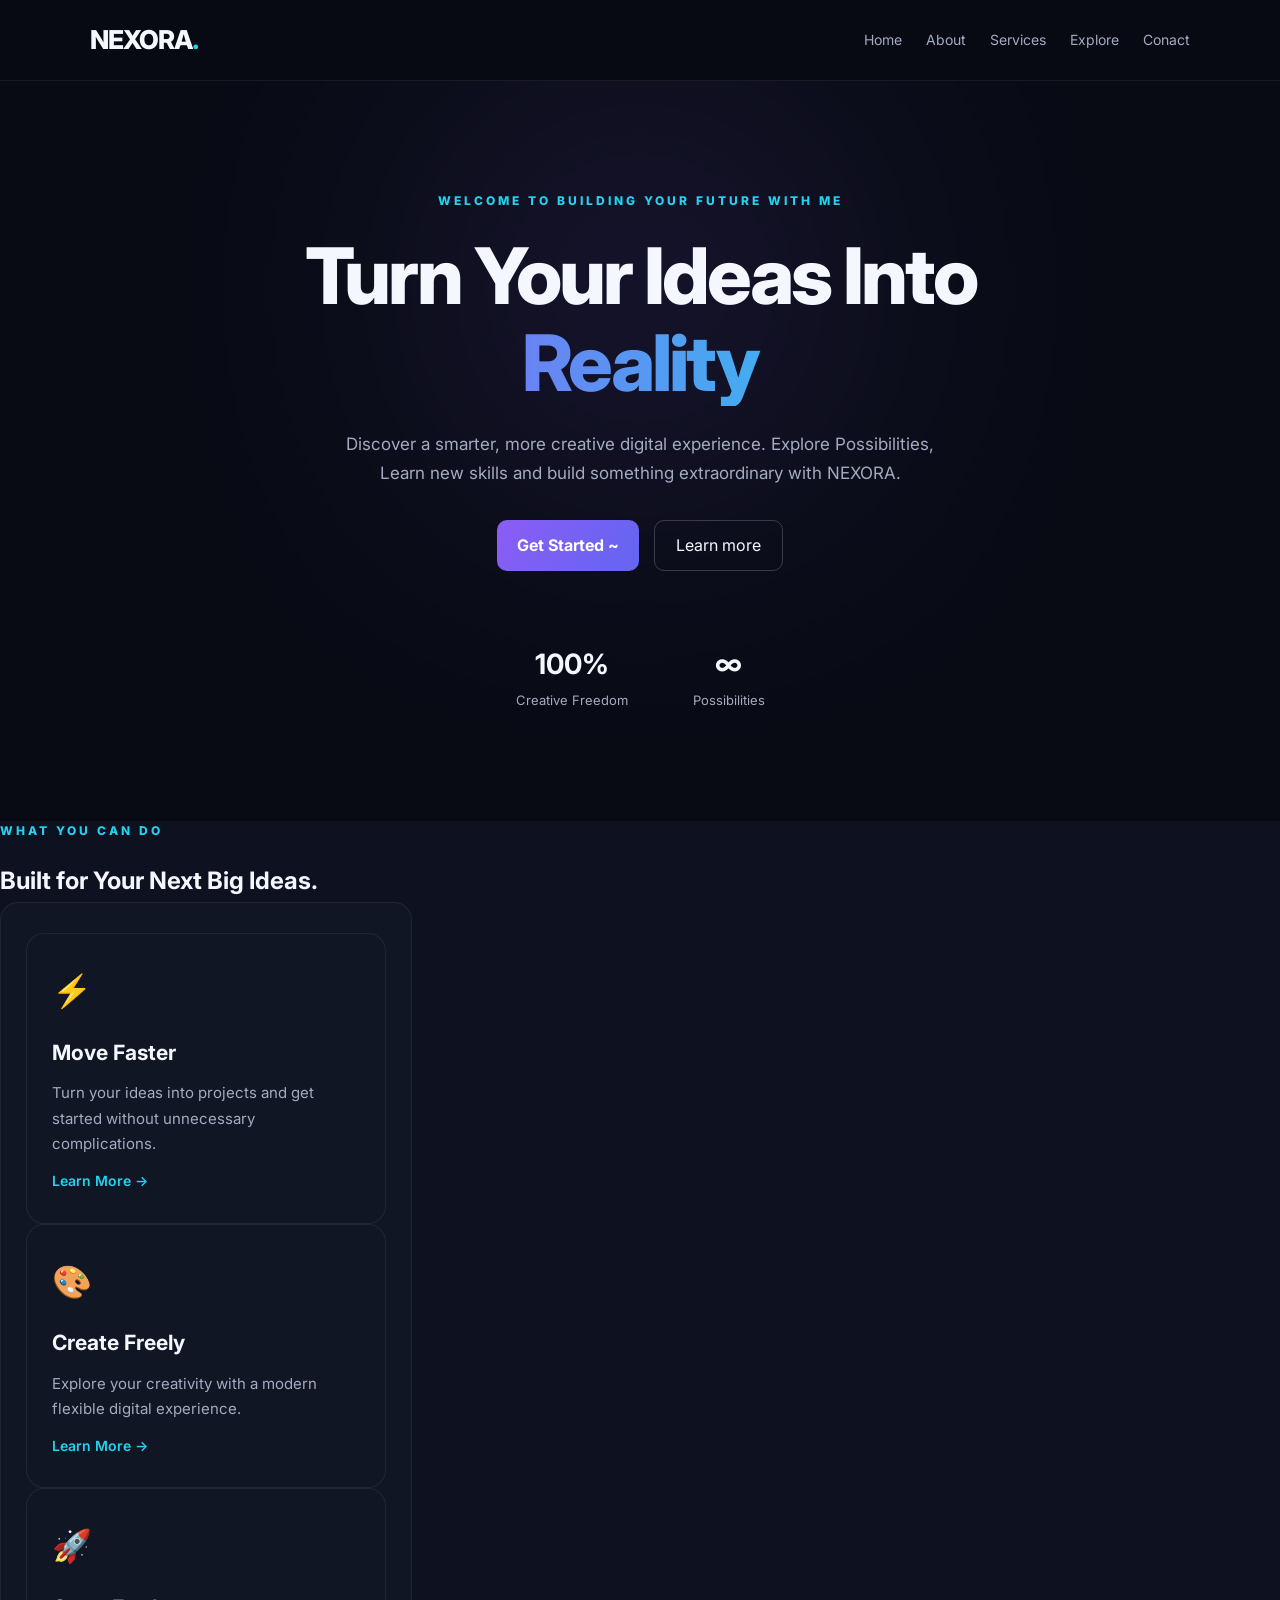
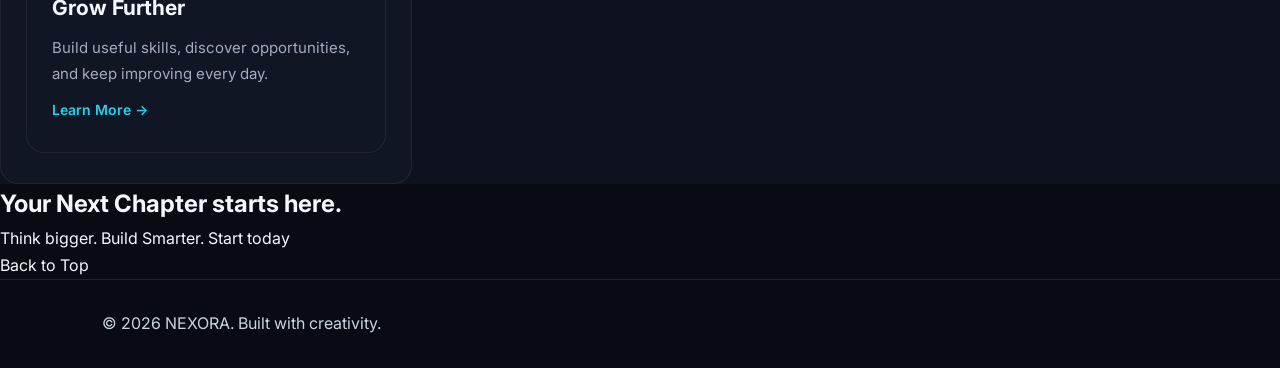
<file: index.html>
<!DOCTYE html>
<html lang="en">
<head>
    <meta charset="UTF-8">
    <meta name="viewport"
content="width=device-width,
initial-scale=1.0">

    <title>Nexora | Build Your Future With me </title>

    <link rel="stylesheet"
href="style.css">
</head>

<body>

     <header class="navbar">
          <a href="#"
class="logo">NEXORA<span>.</
span></a>
 
       <nav class="nav-links">
        <a href="index.html">Home</a>
        <a href="about.html">About</a>
        <a href="services.html">Services</a>
        <a href="explore.html">Explore</a>
        <a href="conatact.html">Conact</a>
    </nav>       
     </header>

     <main>
        <section class="hero"
id="home">

             <div class="glow"></div>

             <p
class="tag">WELCOME TO BUILDING YOUR FUTURE WITH ME 
</p>

                <h1>
                    Turn Your Ideas
Into<span
class="nexora-gradient-text">Reality</span> 
                </h1>

                <p
class="description">
                   Discover a 
smarter, more creative digital experience.
                    Explore Possibilities, Learn new skills and build something extraordinary with NEXORA.
                    </p>

                    <div class="buttons">
                        <a
href="#features"
class="primary-button">
                  Get Started
~
            </a>

            <a href="#about"
class="secondary-button">
                    Learn more
                </a>
            </div>

            <div class="stats">
            <div>
                <h2>100%</h2>
                <p>Creative Freedom</p>
                </div>

                <div>
                    <h2>∞</h2>

<p>Possibilities</p>
                </div>
            </div>

        </section>

        <section class="features"
id="features">
            
             <p class="tag">WHAT 
YOU CAN DO</p>

           <h2>Built for Your Next Big Ideas.</h2>

           <div class="cards">

              <article            
class="card">
                  <article class="card" onclick="window.location.href='move-faster.html'">
    <div class="icon">⚡</div>
    <h3>Move Faster</h3>
    <p>Turn your ideas into projects and get started without unnecessary complications.</p>
    <span class="card-link">Learn More →</span>
</article>

<article class="card" onclick="window.location.href='create-freely.html'">
    <div class="icon">🎨</div>
    <h3>Create Freely</h3>
    <p>Explore your creativity with a modern flexible digital experience.</p>
    <span class="card-link">Learn More →</span>
</article>

<article class="card" onclick="window.location.href='grow-further.html'">
    <div class="icon">🚀</div>
    <h3>Grow Further</h3>
    <p>Build useful skills, discover opportunities, and keep improving every day.</p>
    <span class="card-link">Learn More →</span>
</article>
                     </article>

                    </div>
                </section>

                <section class="about"
id="about">
                <h2>Your Next Chapter starts here.</h2>
                <p>Think bigger. Build Smarter. Start today</p>
                <a href="#top"class="Back to Top">Back to Top</a>
                </section>
            </main>

            <footer>
                <p>© 2026 NEXORA. Built with creativity.</p>
            </footer>

            <script srs="script.js"></script>
        <nav>

     
</body>
</html>
</file>
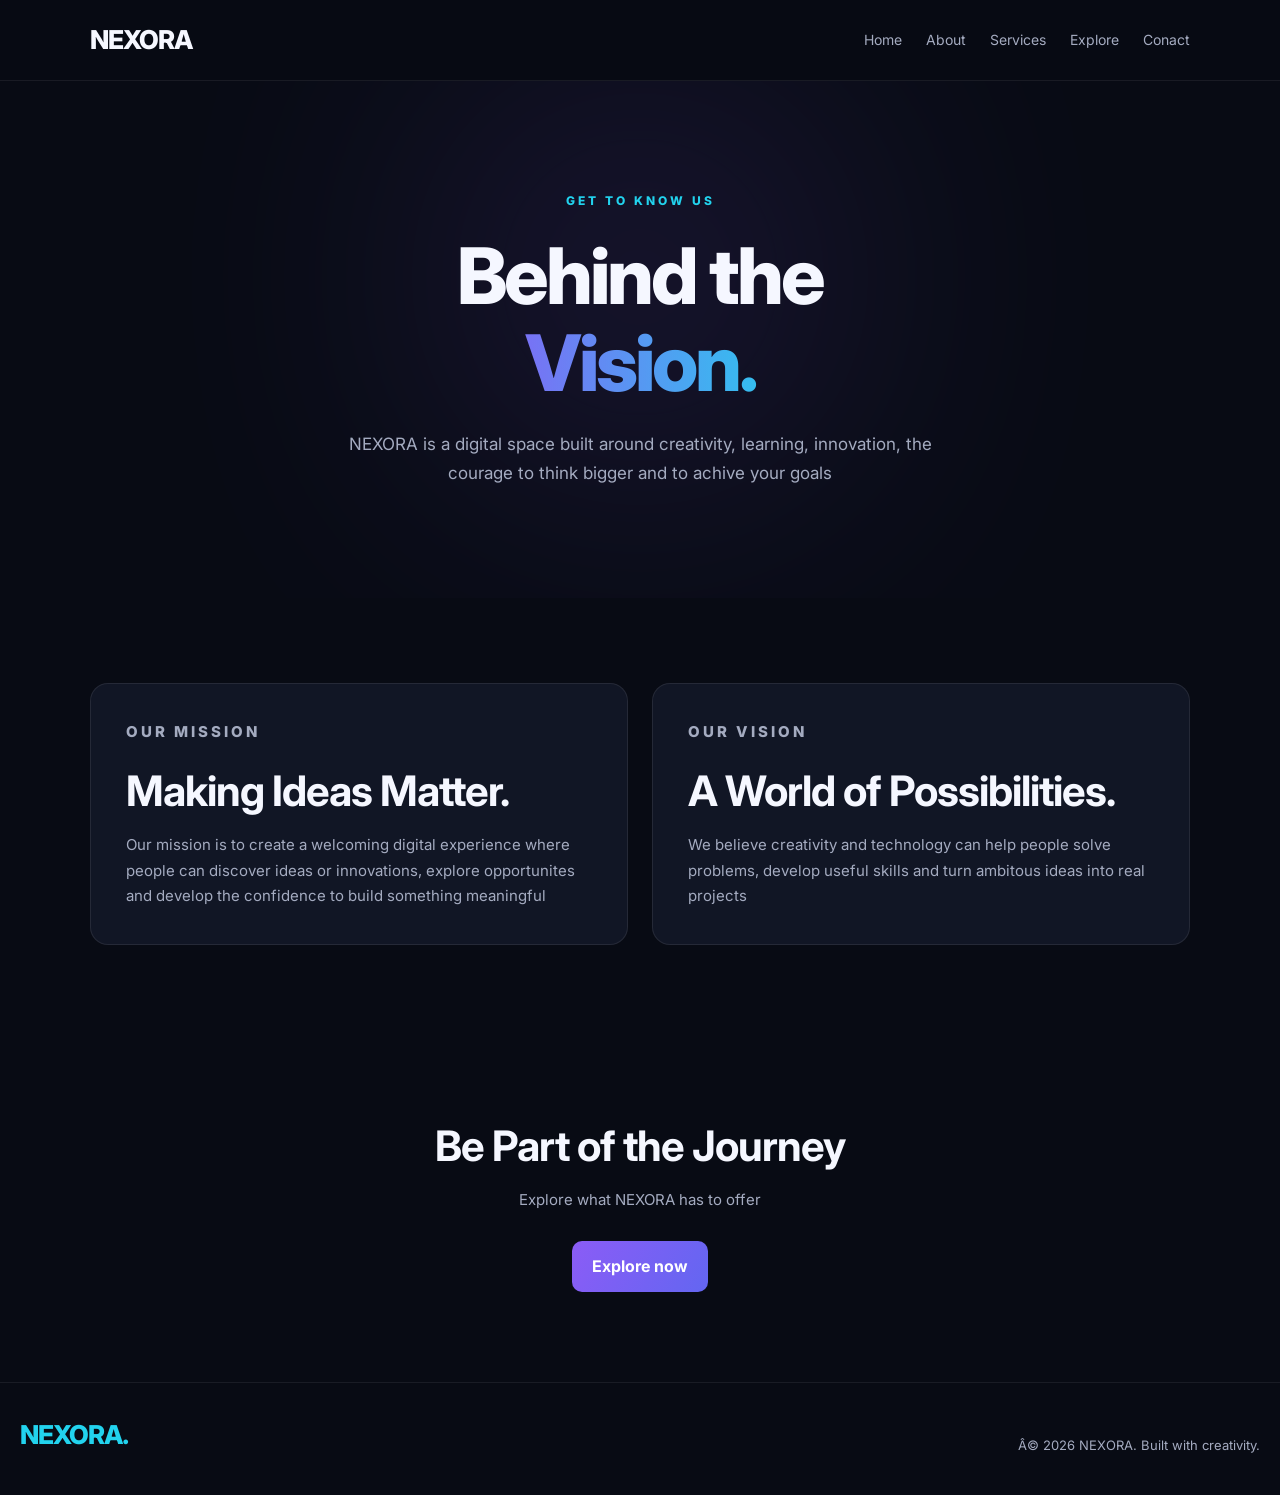
<file: about.html>
<!DOCTYPE html>
<html lang="en">
<head>
    <meta charset="UTF-8>
    <meta name="viewport"
content="width=device-width,
initial-scale=1.0">
     <title>About us | NEXORA</title>
     <link rel="stylesheet"
href="style.css">
     <script src="script.js"
defer></script>
</head>
<body>

<header class="navbar">
    <a href="index.html"
class="logo">NEXORA<span></span></a>

      <nav class="nav-links">
        <a href="index.html">Home</a>
        <a href="about.html">About</a>
        <a href="services.html">Services</a>
        <a href="explore.html">Explore</a>
        <a href="conatact.html">Conact</a>
    </nav>        
    </header>

    <main>
        <section class="page-hero">
            <p class="tag">GET TO KNOW US</p>
            <h1>Behind the<span>Vision.</span></h1>
            <p class="description">
                NEXORA is a digital space built around creativity, learning, innovation, the courage to think bigger and to achive your goals
            </p>
        </section>
        
        <section class="section
         content-section">
             <div
        class="content-panel">
                   <p class="tag">OUR MISSION</p>
                   <h2>Making Ideas Matter.</h2>
                   <p>
                    Our mission is to create a welcoming digital experience where people can discover ideas or innovations, explore opportunites and develop the confidence to build something meaningful
                   </p>
                </div>

                <div
class="content-panel">
                     <p class="tag">OUR VISION</p>
                     <h2>A World of Possibilities.</h2>
                     <p>
                        We believe creativity and technology can help people solve problems, develop useful skills and turn ambitous ideas into real projects 
                     </p>
                    </div>
                </section>

                <section class="cta">
                    <h2>Be Part of the Journey</h2>
                    <p>Explore what NEXORA has to offer</p>
                    <a href="explore.html"
                class="primary-button">Explore now</a>
                </section>
            </main>

            <footer class="footer">
                <a href="index.html"
            class="logo">NEXORA<span>.</span></a>
                <p class="copyright">© 2026 NEXORA. Built with creativity.</p>
            </footer>

            </body>
            </html>


















































</html>
</file>
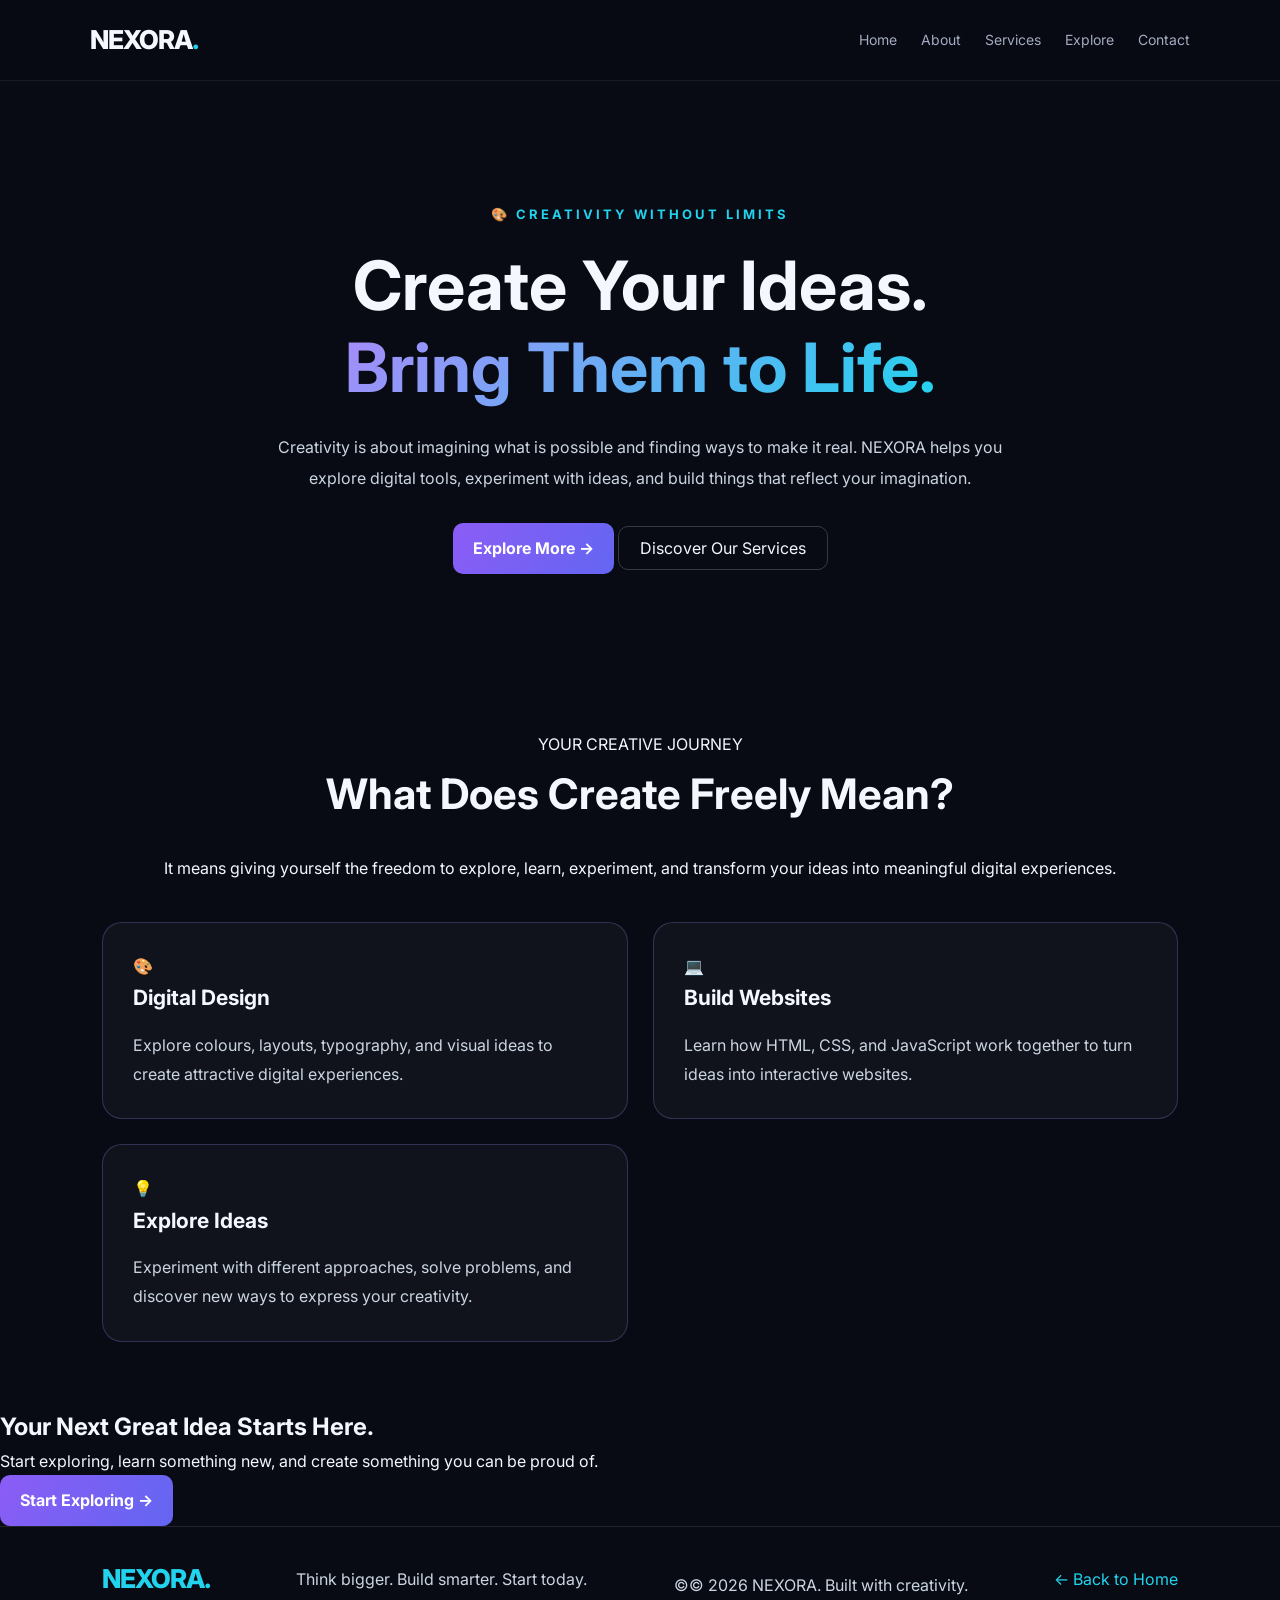
<file: create-freely.html>
<!DOCTYPE html>
<html lang="en">
<head>
    <meta charset="UTF-8">
    <meta name="viewport" content="width=device-width, initial-scale=1.0">

    <meta name="description" content="Discover your creativity with NEXORA. Explore digital design, web development, and creative possibilities.">

    <title>Create Freely | NEXORA</title>

    <link rel="stylesheet" href="style.css">
</head>

<body>

    <!-- Navigation -->
    <header class="navbar">
        <a href="index.html" class="logo">
            NEXORA<span>.</span>
        </a>

        <nav class="nav-links">
            <a href="index.html">Home</a>
            <a href="about.html">About</a>
            <a href="services.html">Services</a>
            <a href="explore.html">Explore</a>
            <a href="contact.html">Contact</a>
        </nav>
    </header>

    <main>

        <!-- Hero Section -->
        <section class="detail-hero">

            <span class="detail-badge">🎨 CREATIVITY WITHOUT LIMITS</span>

            <h1>
                Create Your Ideas.<br>
                <span>Bring Them to Life.</span>
            </h1>

            <p>
                Creativity is about imagining what is possible and
                finding ways to make it real. NEXORA helps you explore
                digital tools, experiment with ideas, and build things
                that reflect your imagination.
            </p>

            <div class="detail-actions">
                <a href="explore.html" class="nav-button">
                    Explore More →
                </a>

                <a href="services.html" class="secondary-button">
                    Discover Our Services
                </a>
            </div>

        </section>

        <!-- Introduction -->
        <section class="detail-section">

            <div class="section-heading">
                <span class="detail-label">YOUR CREATIVE JOURNEY</span>

                <h2>What Does Create Freely Mean?</h2>

                <p>
                    It means giving yourself the freedom to explore,
                    learn, experiment, and transform your ideas into
                    meaningful digital experiences.
                </p>
            </div>

            <div class="detail-grid">

                <article class="detail-card">
                    <div class="detail-icon">🎨</div>

                    <h3>Digital Design</h3>

                    <p>
                        Explore colours, layouts, typography, and
                        visual ideas to create attractive digital
                        experiences.
                    </p>
                </article>

                <article class="detail-card">
                    <div class="detail-icon">💻</div>

                    <h3>Build Websites</h3>

                    <p>
                        Learn how HTML, CSS, and JavaScript work
                        together to turn ideas into interactive websites.
                    </p>
                </article>

                <article class="detail-card">
                    <div class="detail-icon">💡</div>

                    <h3>Explore Ideas</h3>

                    <p>
                        Experiment with different approaches, solve
                        problems, and discover new ways to express
                        your creativity.
                    </p>
                </article>

            </div>

        </section>

        <!-- Call to Action -->
        <section class="detail-cta">

            <h2>Your Next Great Idea Starts Here.</h2>

            <p>
                Start exploring, learn something new, and create
                something you can be proud of.
            </p>

            <a href="explore.html" class="nav-button">
                Start Exploring →
            </a>

        </section>

    </main>

    <!-- Footer -->
    <footer class="detail-footer">
        <a href="index.html" class="logo">
            NEXORA<span>.</span>
        </a>

        <p>Think bigger. Build smarter. Start today.</p>

        <p class="copyright">
            &copy;© 2026 NEXORA. Built with creativity.
        </p>

        <a href="index.html" class="back-link">
            ← Back to Home
        </a>
    </footer>

</body>
</html>
</file>
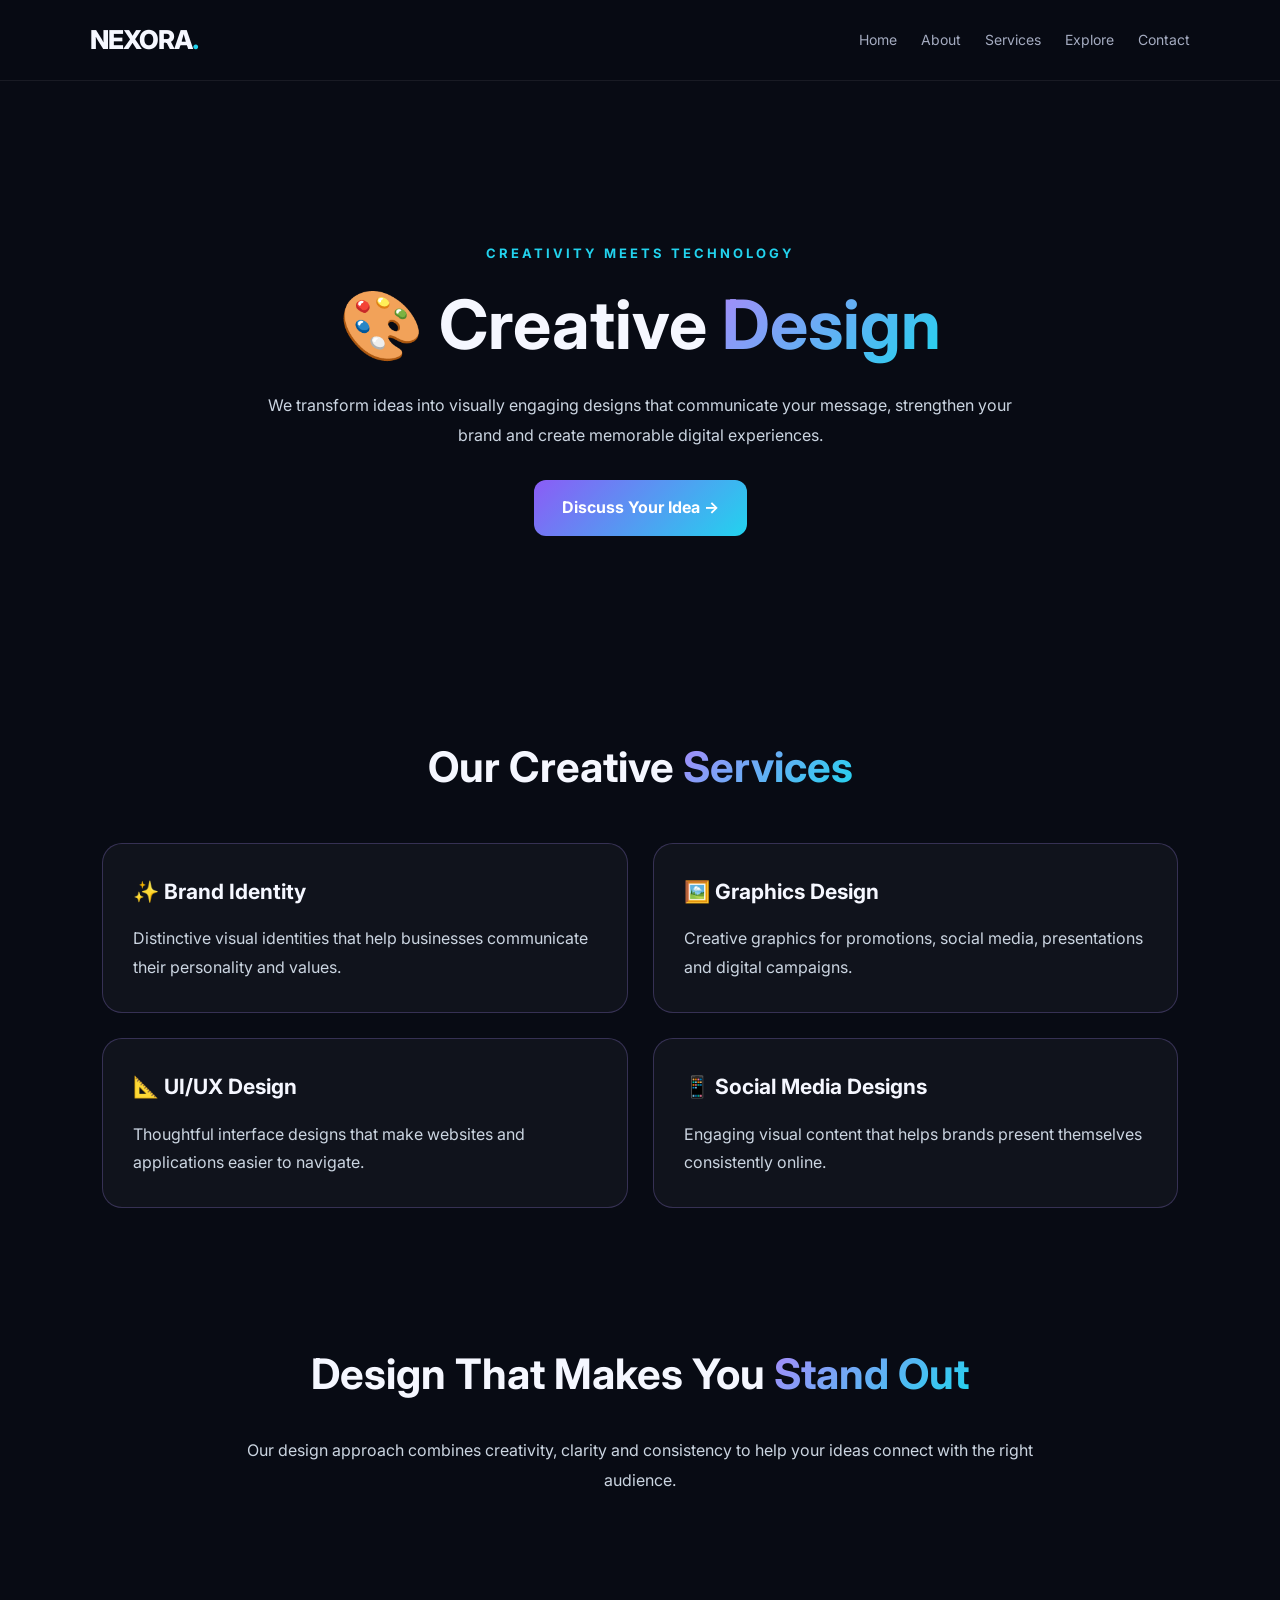
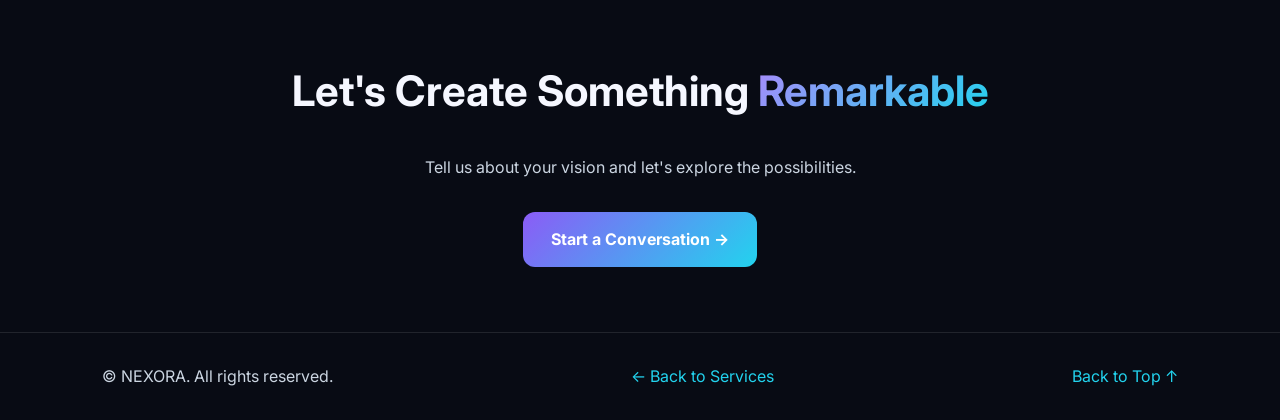
<file: creative-design.html>
<!DOCTYPE html><html lang="en">
<head>
    <meta charset="UTF-8">
    <meta name="viewport" content="width=device-width, initial-scale=1.0">
    <meta name="description" content="Discover NEXORA's creative design services for brands and digital experiences.">
    <title>Creative Design | NEXORA</title>
    <link rel="stylesheet" href="style.css">
    <script src="script.js" defer></script>
</head>
<body><header class="navbar">
    <a href="index.html" class="logo">NEXORA<span>.</span></a><nav class="nav-links">
    <a href="index.html">Home</a>
    <a href="about.html">About</a>
    <a href="services.html">Services</a>
    <a href="explore.html">Explore</a>
    <a href="contact.html">Contact</a>
</nav>

</header><main>
    <section class="detail-hero">
        <span>CREATIVITY MEETS TECHNOLOGY</span>
        <h1>🎨 Creative <span>Design</span></h1>
        <p>
            We transform ideas into visually engaging designs that
            communicate your message, strengthen your brand and
            create memorable digital experiences.
        </p>
        <a href="contact.html?service=Creative%20Design" class="btn">
            Discuss Your Idea →
        </a>
    </section><section class="detail-section">
    <h2>Our Creative <span>Services</span></h2>

    <div class="detail-grid">
        <article class="detail-card">
            <h3>✨ Brand Identity</h3>
            <p>Distinctive visual identities that help businesses communicate their personality and values.</p>
        </article>

        <article class="detail-card">
            <h3>🖼️ Graphics Design</h3>
            <p>Creative graphics for promotions, social media, presentations and digital campaigns.</p>
        </article>

        <article class="detail-card">
            <h3>📐 UI/UX Design</h3>
            <p>Thoughtful interface designs that make websites and applications easier to navigate.</p>
        </article>

        <article class="detail-card">
            <h3>📱 Social Media Designs</h3>
            <p>Engaging visual content that helps brands present themselves consistently online.</p>
        </article>
    </div>
</section>

<section class="detail-section">
    <h2>Design That Makes You <span>Stand Out</span></h2>
    <p>
        Our design approach combines creativity, clarity and
        consistency to help your ideas connect with the right audience.
    </p>
</section>

<section class="detail-section">
    <h2>Let's Create Something <span>Remarkable</span></h2>
    <p>Tell us about your vision and let's explore the possibilities.</p>
    <a href="contact.html?service=Creative%20Design" class="btn">Start a Conversation →</a>
</section>

</main><footer>
    <p>&copy; <span id="current-year"></span> NEXORA. All rights reserved.</p>
    <a href="services.html">← Back to Services</a>
    <a href="#top" class="back-to-top">Back to Top ↑</a>
</footer></body>
</html>
</file>
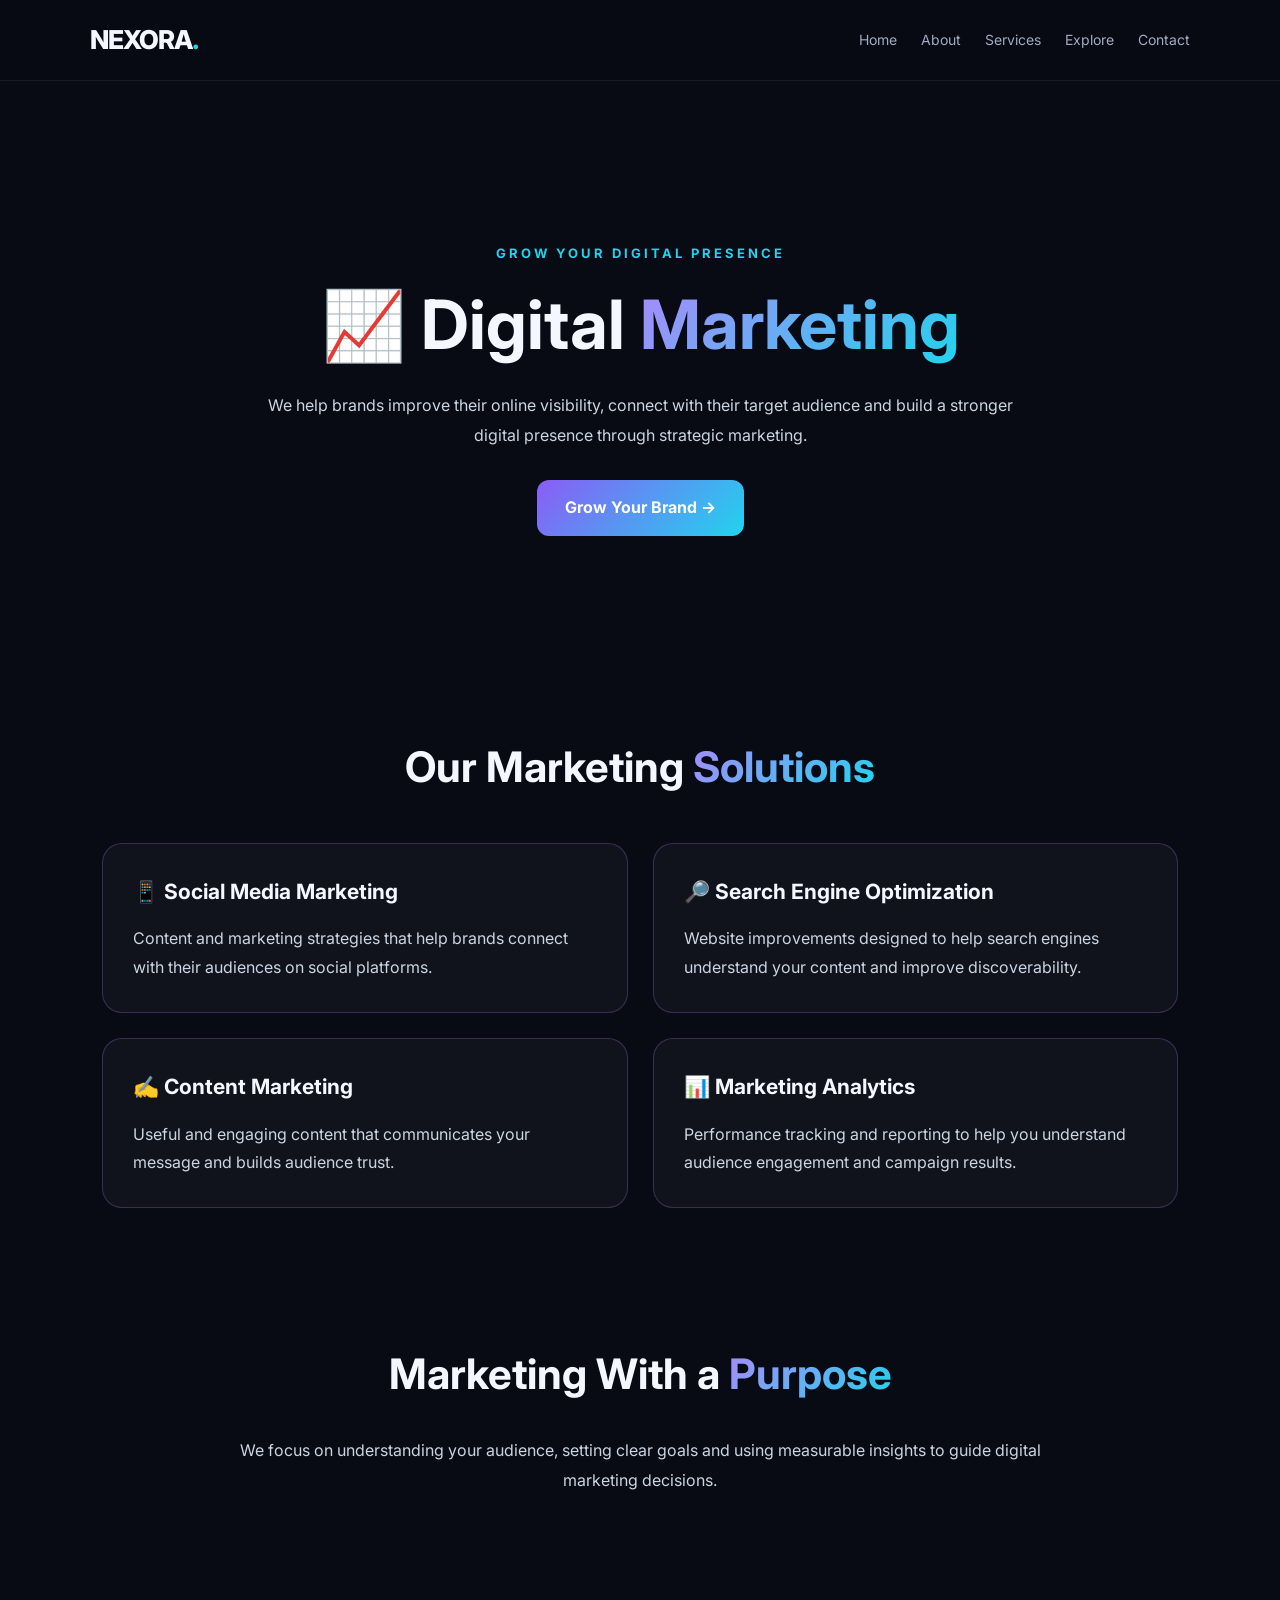
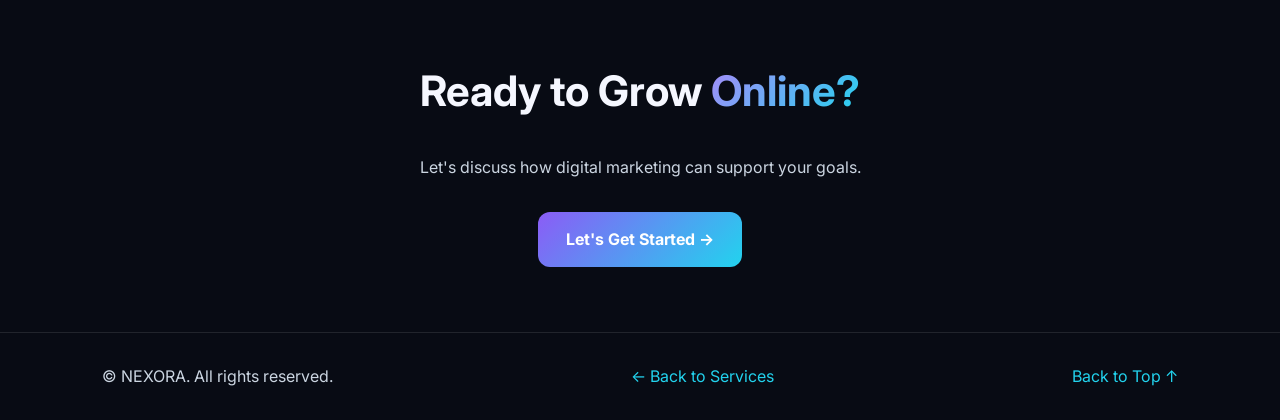
<file: digital-marketing.html>
<!DOCTYPE html><html lang="en">
<head>
    <meta charset="UTF-8">
    <meta name="viewport" content="width=device-width, initial-scale=1.0">
    <meta name="description" content="Explore NEXORA's digital marketing services for online visibility, content and audience growth.">
    <title>Digital Marketing | NEXORA</title>
    <link rel="stylesheet" href="style.css">
    <script src="script.js" defer></script>
</head>
<body><header class="navbar">
    <a href="index.html" class="logo">NEXORA<span>.</span></a><nav class="nav-links">
    <a href="index.html">Home</a>
    <a href="about.html">About</a>
    <a href="services.html">Services</a>
    <a href="explore.html">Explore</a>
    <a href="contact.html">Contact</a>
</nav>

</header><main>
    <section class="detail-hero">
        <span>GROW YOUR DIGITAL PRESENCE</span>
        <h1>📈 Digital <span>Marketing</span></h1>
        <p>
            We help brands improve their online visibility, connect
            with their target audience and build a stronger digital presence
            through strategic marketing.
        </p>
        <a href="contact.html?service=Digital%20Marketing" class="btn">
            Grow Your Brand →
        </a>
    </section><section class="detail-section">
    <h2>Our Marketing <span>Solutions</span></h2>

    <div class="detail-grid">
        <article class="detail-card">
            <h3>📱 Social Media Marketing</h3>
            <p>Content and marketing strategies that help brands connect with their audiences on social platforms.</p>
        </article>

        <article class="detail-card">
            <h3>🔎 Search Engine Optimization</h3>
            <p>Website improvements designed to help search engines understand your content and improve discoverability.</p>
        </article>

        <article class="detail-card">
            <h3>✍️ Content Marketing</h3>
            <p>Useful and engaging content that communicates your message and builds audience trust.</p>
        </article>

        <article class="detail-card">
            <h3>📊 Marketing Analytics</h3>
            <p>Performance tracking and reporting to help you understand audience engagement and campaign results.</p>
        </article>
    </div>
</section>

<section class="detail-section">
    <h2>Marketing With a <span>Purpose</span></h2>
    <p>
        We focus on understanding your audience, setting clear goals
        and using measurable insights to guide digital marketing decisions.
    </p>
</section>

<section class="detail-section">
    <h2>Ready to Grow <span>Online?</span></h2>
    <p>Let's discuss how digital marketing can support your goals.</p>
    <a href="contact.html?service=Digital%20Marketing" class="btn">Let's Get Started →</a>
</section>

</main><footer>
    <p>&copy; <span id="current-year"></span> NEXORA. All rights reserved.</p>
    <a href="services.html">← Back to Services</a>
    <a href="#top" class="back-to-top">Back to Top ↑</a>
</footer></body>
</html>
</file>
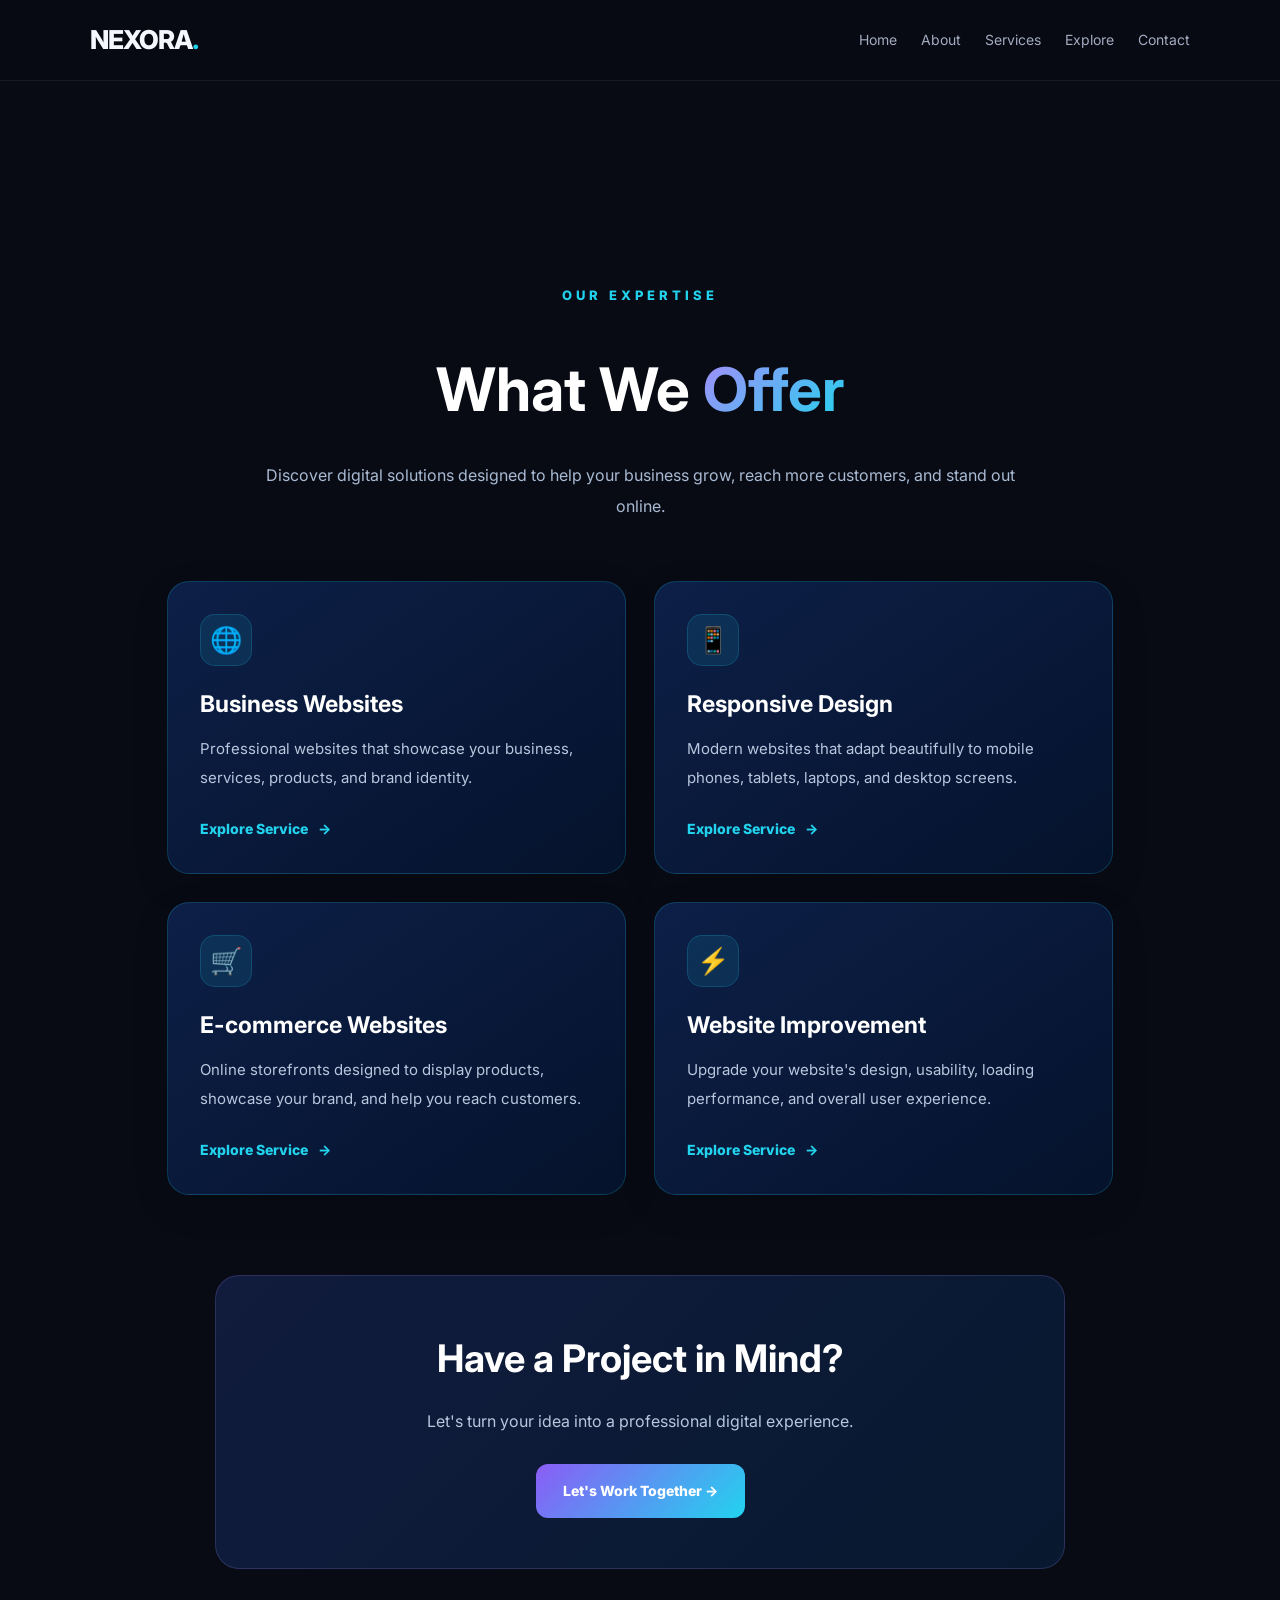
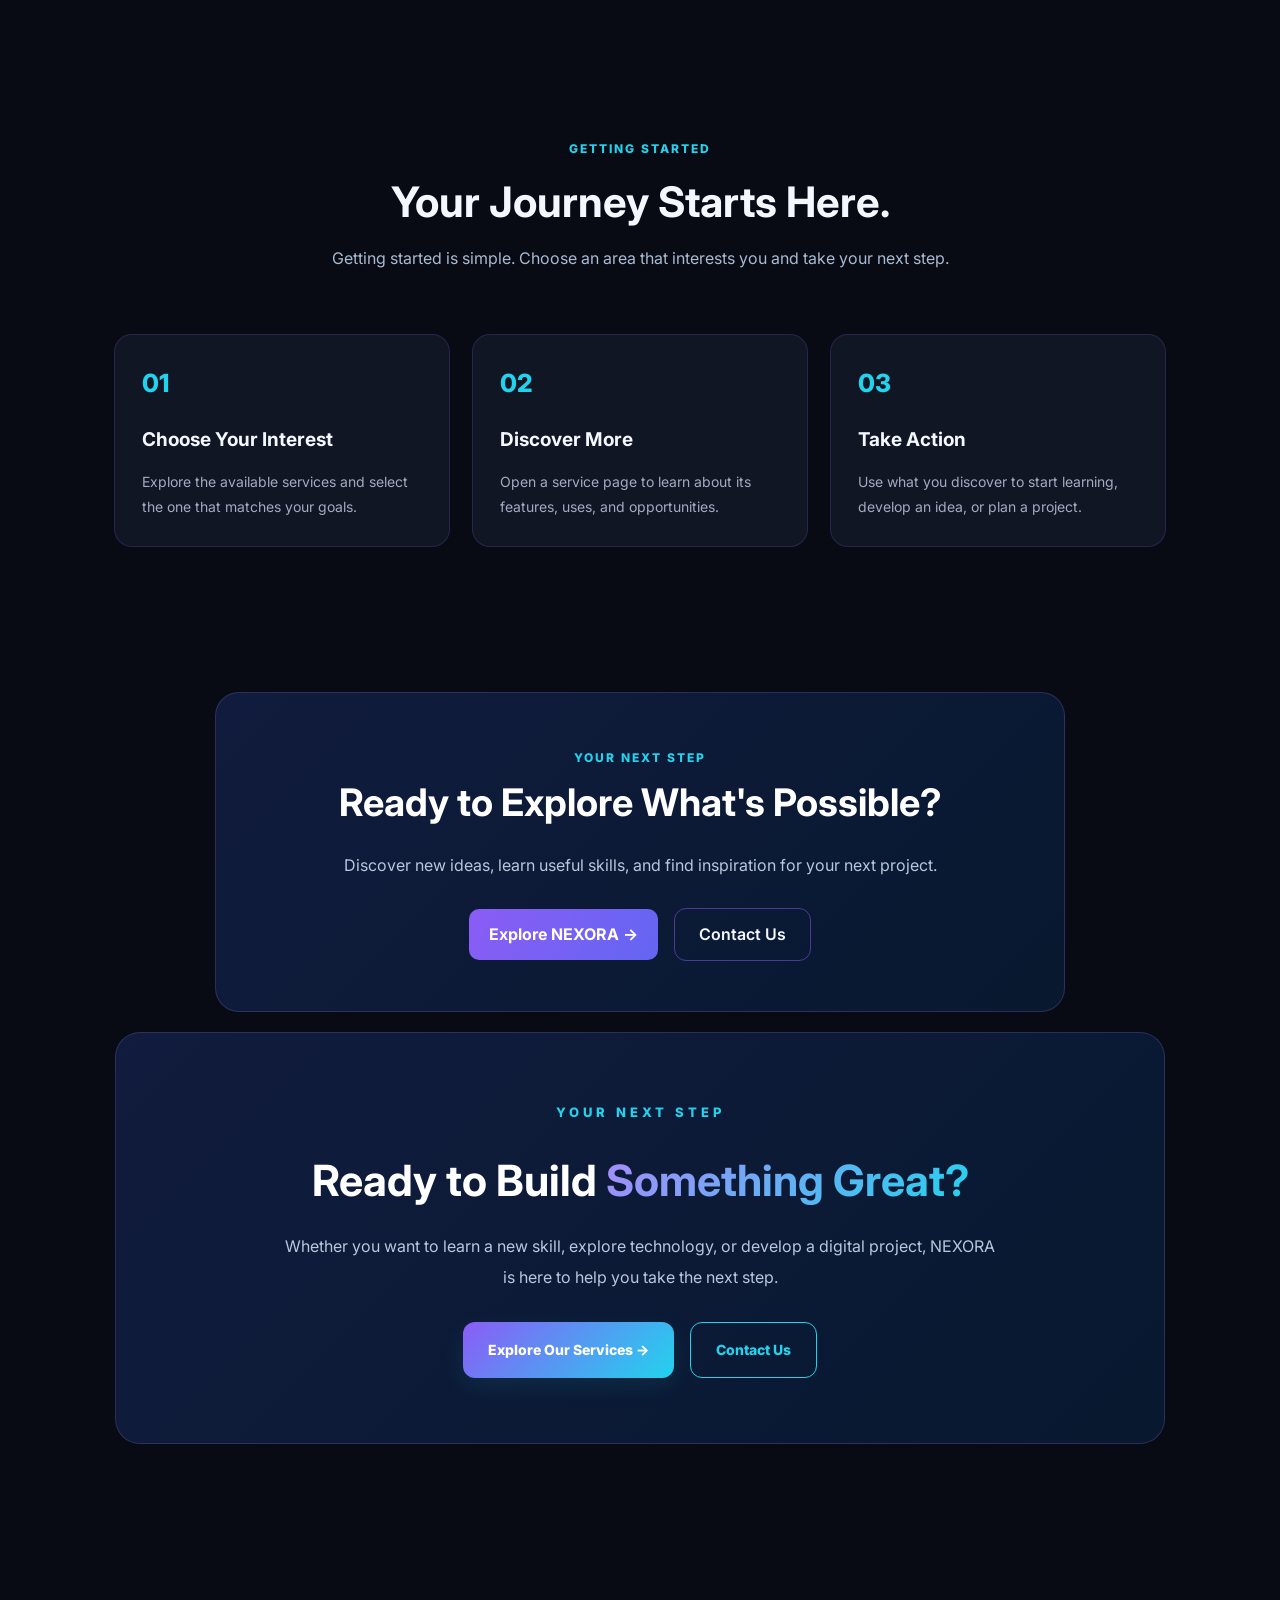
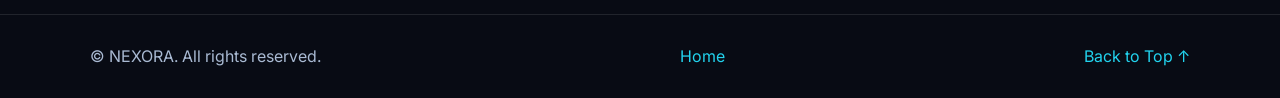
<file: explore.html>
<!DOCTYPE html>
<html lang="en">
<head>
    <meta charset="UTF-8">
    <meta name="viewport" content="width=device-width, initial-scale=1.0">
    <meta name="description" content="Explore NEXORA services, discover new opportunities, and start your digital journey.">

    <title>Explore | NEXORA</title>

    <link rel="stylesheet" href="style.css">
    <script src="script.js" defer></script>
</head>

<body>

    <header class="navbar">
        <a href="index.html" class="logo">NEXORA<span>.</span></a>

        <nav class="nav-links">
            <a href="index.html">Home</a>
            <a href="about.html">About</a>
            <a href="services.html">Services</a>
            <a href="explore.html" class="active">Explore</a>
            <a href="contact.html">Contact</a>
        </nav>
    </header>

    <main>
        <section class="getting-started" id="top">

              <!-- NEXORA SERVICES SECTION -->
<section class="services-section" id="services">

    <div class="services-heading">
        <span class="section-label">OUR EXPERTISE</span>

        <h1>What We <span>Offer</span></h1>

        <p>
            Discover digital solutions designed to help your
            business grow, reach more customers, and stand out online.
        </p>
    </div>

    <div class="services-grid">

        <!-- SERVICE 1 -->
        <a href="contact.html?service=business-websites"
           class="service-card">

            <div class="service-icon">🌐</div>

            <h2>Business Websites</h2>

            <p>
                Professional websites that showcase your business,
                services, products, and brand identity.
            </p>

            <span class="service-link">
                Explore Service <span aria-hidden="true">→</span>
            </span>

        </a>

        <!-- SERVICE 2 -->
        <a href="contact.html?service=responsive-design"
           class="service-card">

            <div class="service-icon">📱</div>

            <h2>Responsive Design</h2>

            <p>
                Modern websites that adapt beautifully to mobile
                phones, tablets, laptops, and desktop screens.
            </p>

            <span class="service-link">
                Explore Service <span aria-hidden="true">→</span>
            </span>

        </a>

        <!-- SERVICE 3 -->
        <a href="contact.html?service=ecommerce-websites"
           class="service-card">

            <div class="service-icon">🛒</div>

            <h2>E-commerce Websites</h2>

            <p>
                Online storefronts designed to display products,
                showcase your brand, and help you reach customers.
            </p>

            <span class="service-link">
                Explore Service <span aria-hidden="true">→</span>
            </span>

        </a>

        <!-- SERVICE 4 -->
        <a href="contact.html?service=website-improvement"
           class="service-card">

            <div class="service-icon">⚡</div>

            <h2>Website Improvement</h2>

            <p>
                Upgrade your website's design, usability,
                loading performance, and overall user experience.
            </p>

            <span class="service-link">
                Explore Service <span aria-hidden="true">→</span>
            </span>

        </a>

    </div>

    <!-- CALL TO ACTION -->
    <div class="services-cta">

        <h2>Have a Project in Mind?</h2>

        <p>
            Let's turn your idea into a professional digital experience.
        </p>

        <a href="contact.html" class="services-button">
            Let's Work Together →
        </a>

    </div>

</section>

        <!-- How It Works -->
        <section class="services-process">

            <div class="services-heading">

                <span class="services-label">
                    GETTING STARTED
                </span>

                <h2>Your Journey Starts Here.</h2>

                <p>
                    Getting started is simple. Choose an area
                    that interests you and take your next step.
                </p>

            </div>

            <div class="process-grid">

                <article class="process-card">

                    <span class="process-number">01</span>

                    <h3>Choose Your Interest</h3>

                    <p>
                        Explore the available services and
                        select the one that matches your goals.
                    </p>

                </article>

                <article class="process-card">

                    <span class="process-number">02</span>

                    <h3>Discover More</h3>

                    <p>
                        Open a service page to learn about
                        its features, uses, and opportunities.
                    </p>

                </article>

                <article class="process-card">

                    <span class="process-number">03</span>

                    <h3>Take Action</h3>

                    <p>
                        Use what you discover to start learning,
                        develop an idea, or plan a project.
                    </p>

                </article>

            </div>

        </section>

        <!-- Call To Action -->
        <section class="services-cta">

            <span class="services-label">
                YOUR NEXT STEP
            </span>

            <h2>Ready to Explore What's Possible?</h2>

            <p>
                Discover new ideas, learn useful skills,
                and find inspiration for your next project.
            </p>

            <div class="services-cta-buttons">

                <a href="explore.html" class="nav-button">
                    Explore NEXORA →
                </a>

                <a href="contact.html" class="services-secondary-button">
                    Contact Us
                </a>

            </div>

        </section>

        <section class="explore-cta">
            <span class="section-label">YOUR NEXT STEP</span>

            <h2>Ready to Build <span>Something Great?</span></h2>

            <p>
                Whether you want to learn a new skill, explore
                technology, or develop a digital project, NEXORA
                is here to help you take the next step.
            </p>

            <div class="explore-buttons">
                <a href="services.html" class="explore-btn primary">
                    Explore Our Services →
                </a>

                <a href="contact.html" class="explore-btn secondary">
                    Contact Us
                </a>
            </div>
        </section>
    </main>

    <footer class="explore-footer">
        <p>
            &copy; <span id="current-year"></span>
            NEXORA. All rights reserved.
        </p>

        <a href="index.html">Home</a>

        <a href="#top" class="back-to-top">Back to Top ↑</a>
    </footer>

</body>
</html>
</file>
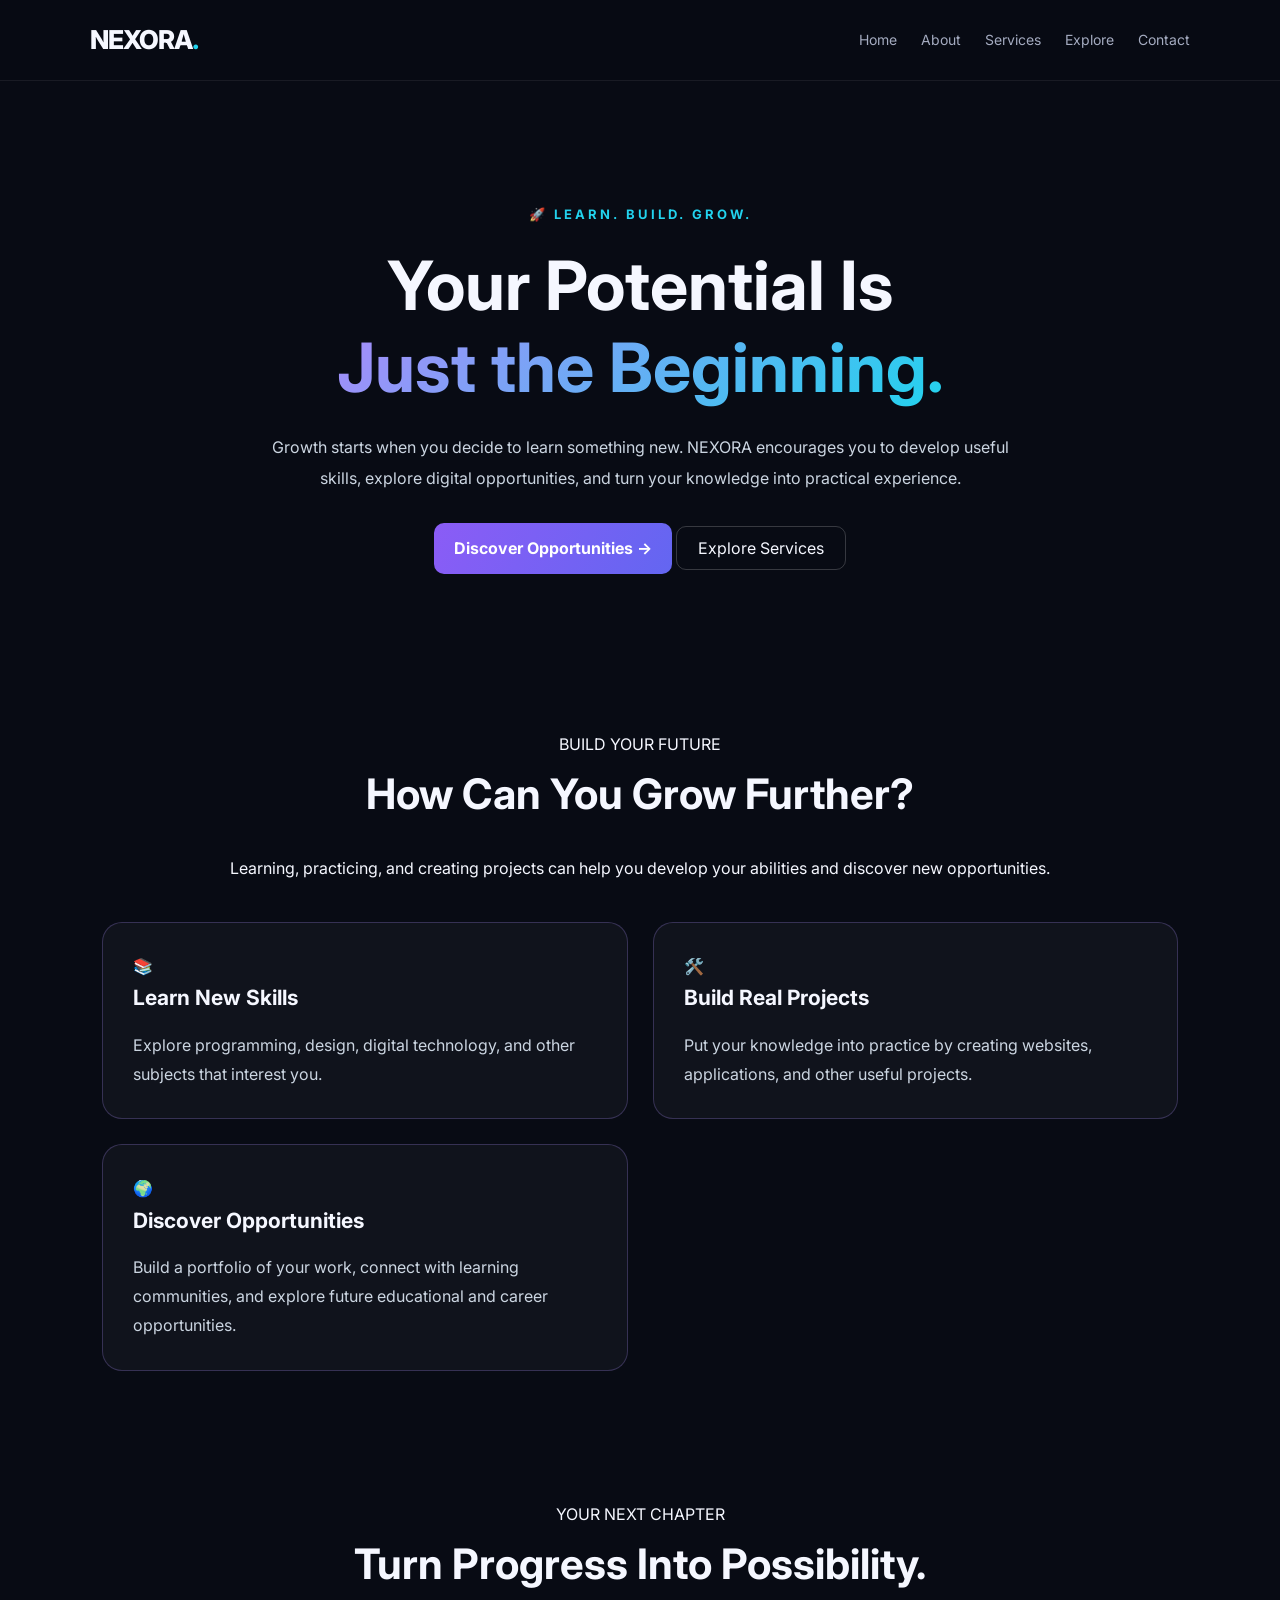
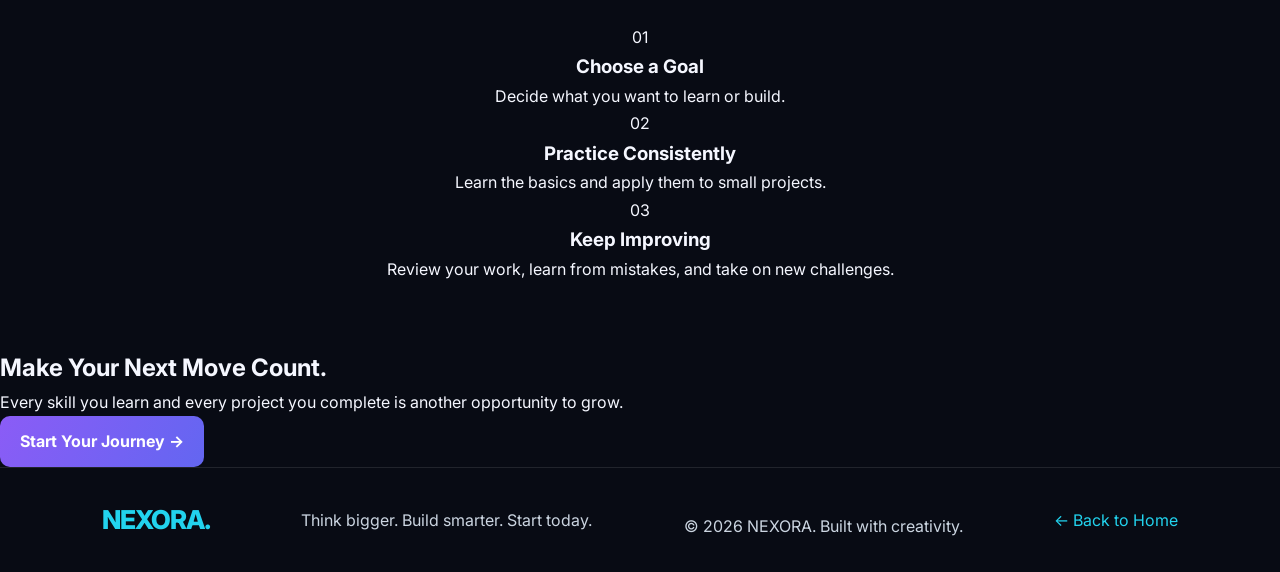
<file: grow-further.html>
<!DOCTYPE html>
<html lang="en">
<head>
    <meta charset="UTF-8">
    <meta name="viewport" content="width=device-width, initial-scale=1.0">

    <meta name="description" content="Grow your digital skills, discover opportunities, and keep learning with NEXORA.">

    <title>Grow Further | NEXORA</title>

    <link rel="stylesheet" href="style.css">
</head>

<body>

    <!-- Navigation -->
    <header class="navbar">
        <a href="index.html" class="logo">
            NEXORA<span>.</span>
        </a>

        <nav class="nav-links">
            <a href="index.html">Home</a>
            <a href="about.html">About</a>
            <a href="services.html">Services</a>
            <a href="explore.html">Explore</a>
            <a href="contact.html">Contact</a>
        </nav>
    </header>

    <main>

        <!-- Hero Section -->
        <section class="detail-hero">

            <span class="detail-badge">🚀 LEARN. BUILD. GROW.</span>

            <h1>
                Your Potential Is<br>
                <span>Just the Beginning.</span>
            </h1>

            <p>
                Growth starts when you decide to learn something new.
                NEXORA encourages you to develop useful skills, explore
                digital opportunities, and turn your knowledge into
                practical experience.
            </p>

            <div class="detail-actions">
                <a href="explore.html" class="nav-button">
                    Discover Opportunities →
                </a>

                <a href="services.html" class="secondary-button">
                    Explore Services
                </a>
            </div>

        </section>

        <!-- Growth Section -->
        <section class="detail-section">

            <div class="section-heading">

                <span class="detail-label">BUILD YOUR FUTURE</span>

                <h2>How Can You Grow Further?</h2>

                <p>
                    Learning, practicing, and creating projects
                    can help you develop your abilities and discover
                    new opportunities.
                </p>

            </div>

            <div class="detail-grid">

                <article class="detail-card">
                    <div class="detail-icon">📚</div>

                    <h3>Learn New Skills</h3>

                    <p>
                        Explore programming, design, digital technology,
                        and other subjects that interest you.
                    </p>
                </article>

                <article class="detail-card">
                    <div class="detail-icon">🛠️</div>

                    <h3>Build Real Projects</h3>

                    <p>
                        Put your knowledge into practice by creating
                        websites, applications, and other useful projects.
                    </p>
                </article>

                <article class="detail-card">
                    <div class="detail-icon">🌍</div>

                    <h3>Discover Opportunities</h3>

                    <p>
                        Build a portfolio of your work, connect with
                        learning communities, and explore future
                        educational and career opportunities.
                    </p>
                </article>

            </div>

        </section>

        <!-- Growth Steps -->
        <section class="detail-section growth-section">

            <div class="section-heading">

                <span class="detail-label">YOUR NEXT CHAPTER</span>

                <h2>Turn Progress Into Possibility.</h2>

            </div>

            <div class="growth-steps">

                <article class="growth-step">
                    <span class="step-number">01</span>

                    <div>
                        <h3>Choose a Goal</h3>

                        <p>
                            Decide what you want to learn or build.
                        </p>
                    </div>
                </article>

                <article class="growth-step">
                    <span class="step-number">02</span>

                    <div>
                        <h3>Practice Consistently</h3>

                        <p>
                            Learn the basics and apply them to small projects.
                        </p>
                    </div>
                </article>

                <article class="growth-step">
                    <span class="step-number">03</span>

                    <div>
                        <h3>Keep Improving</h3>

                        <p>
                            Review your work, learn from mistakes, and
                            take on new challenges.
                        </p>
                    </div>
                </article>

            </div>

        </section>

        <!-- Call to Action -->
        <section class="detail-cta">

            <h2>Make Your Next Move Count.</h2>

            <p>
                Every skill you learn and every project you complete
                is another opportunity to grow.
            </p>

            <a href="explore.html" class="nav-button">
                Start Your Journey →
            </a>

        </section>

    </main>

    <!-- Footer -->
    <footer class="detail-footer">

        <a href="index.html" class="logo">
            NEXORA<span>.</span>
        </a>

        <p>Think bigger. Build smarter. Start today.</p>

        <p class="copyright">
            &copy; 2026 NEXORA. Built with creativity.
        </p>

        <a href="index.html" class="back-link">
            ← Back to Home
        </a>

    </footer>

</body>
</html>
</file>
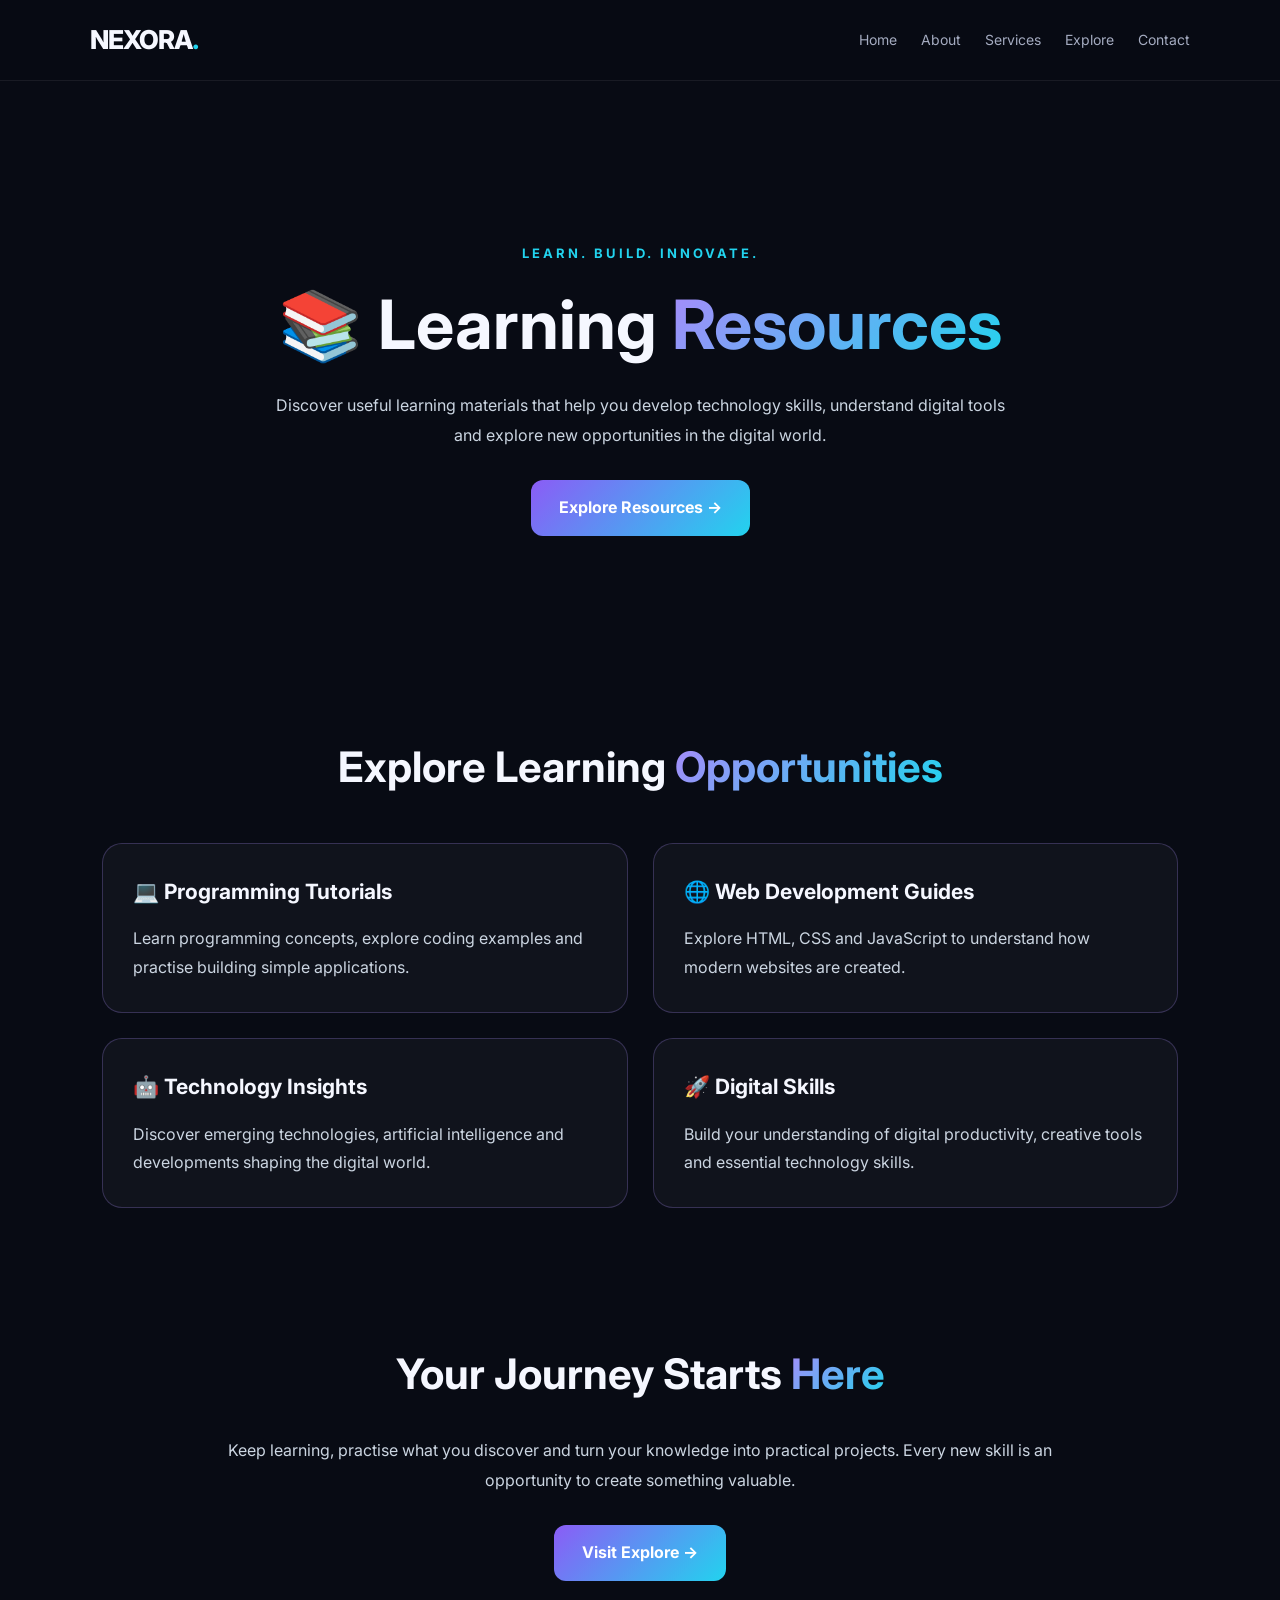
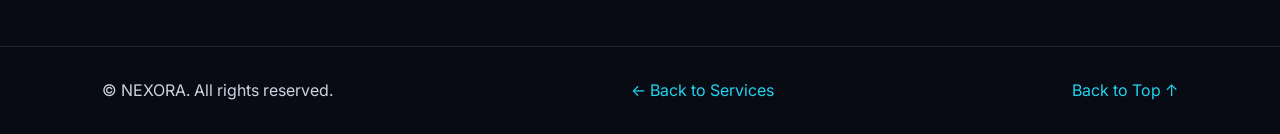
<file: learning-resources.html>
<!DOCTYPE html><html lang="en">
<head>
    <meta charset="UTF-8">
    <meta name="viewport" content="width=device-width, initial-scale=1.0">
    <meta name="description" content="Explore NEXORA's learning resources for technology, programming and digital skills.">
    <title>Learning Resources | NEXORA</title>
    <link rel="stylesheet" href="style.css">
    <script src="script.js" defer></script>
</head>
<body><header class="navbar">
    <a href="index.html" class="logo">NEXORA<span>.</span></a><nav class="nav-links">
    <a href="index.html">Home</a>
    <a href="about.html">About</a>
    <a href="services.html">Services</a>
    <a href="explore.html">Explore</a>
    <a href="contact.html">Contact</a>
</nav>

</header><main>
    <section class="detail-hero">
        <span>LEARN. BUILD. INNOVATE.</span>
        <h1>📚 Learning <span>Resources</span></h1>
        <p>
            Discover useful learning materials that help you develop
            technology skills, understand digital tools and explore
            new opportunities in the digital world.
        </p>
        <a href="#learning-options" class="btn">Explore Resources →</a>
    </section><section class="detail-section" id="learning-options">
    <h2>Explore Learning <span>Opportunities</span></h2>

    <div class="detail-grid">
        <article class="detail-card">
            <h3>💻 Programming Tutorials</h3>
            <p>Learn programming concepts, explore coding examples and practise building simple applications.</p>
        </article>

        <article class="detail-card">
            <h3>🌐 Web Development Guides</h3>
            <p>Explore HTML, CSS and JavaScript to understand how modern websites are created.</p>
        </article>

        <article class="detail-card">
            <h3>🤖 Technology Insights</h3>
            <p>Discover emerging technologies, artificial intelligence and developments shaping the digital world.</p>
        </article>

        <article class="detail-card">
            <h3>🚀 Digital Skills</h3>
            <p>Build your understanding of digital productivity, creative tools and essential technology skills.</p>
        </article>
    </div>
</section>

<section class="detail-section">
    <h2>Your Journey Starts <span>Here</span></h2>
    <p>
        Keep learning, practise what you discover and turn your
        knowledge into practical projects. Every new skill is an
        opportunity to create something valuable.
    </p>
    <a href="explore.html" class="btn">Visit Explore →</a>
</section>

</main><footer>
    <p>&copy; <span id="current-year"></span> NEXORA. All rights reserved.</p>
    <a href="services.html">← Back to Services</a>
    <a href="#top" class="back-to-top">Back to Top ↑</a>
</footer></body>
</html>
</file>
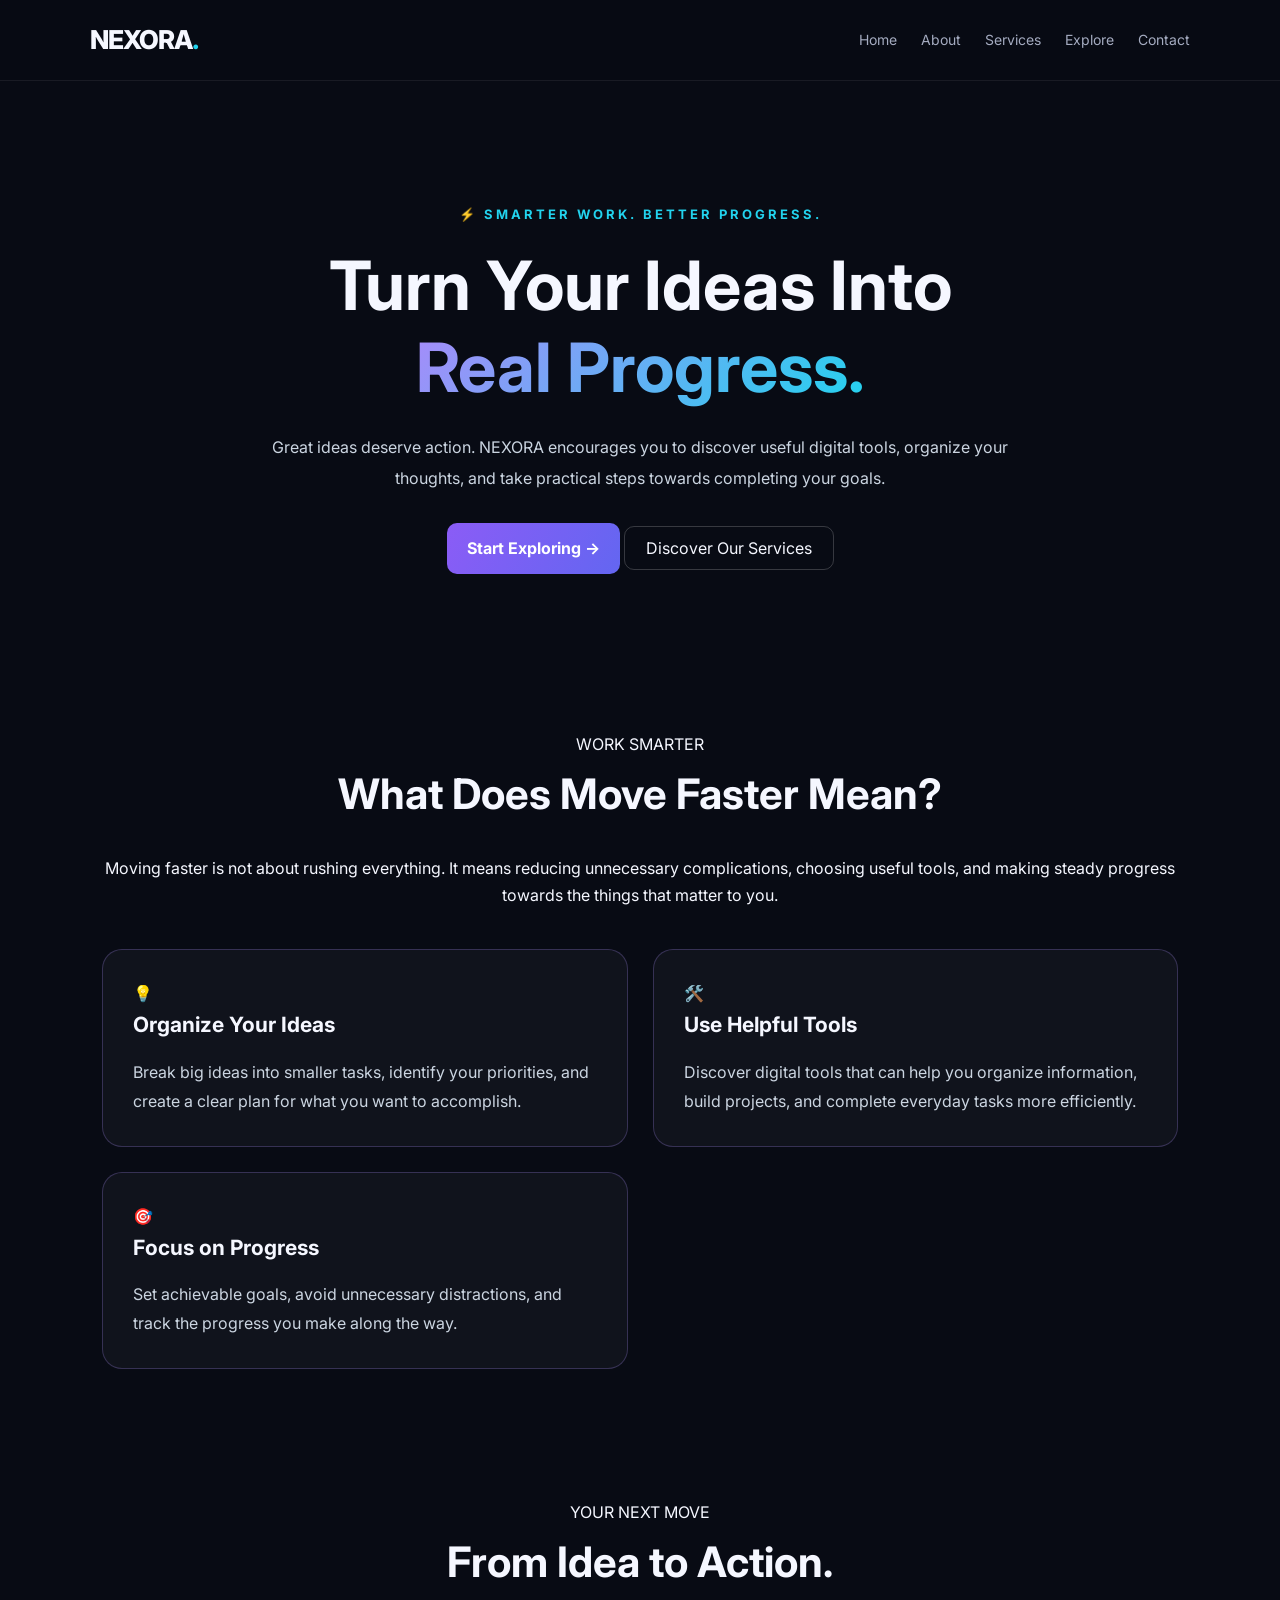
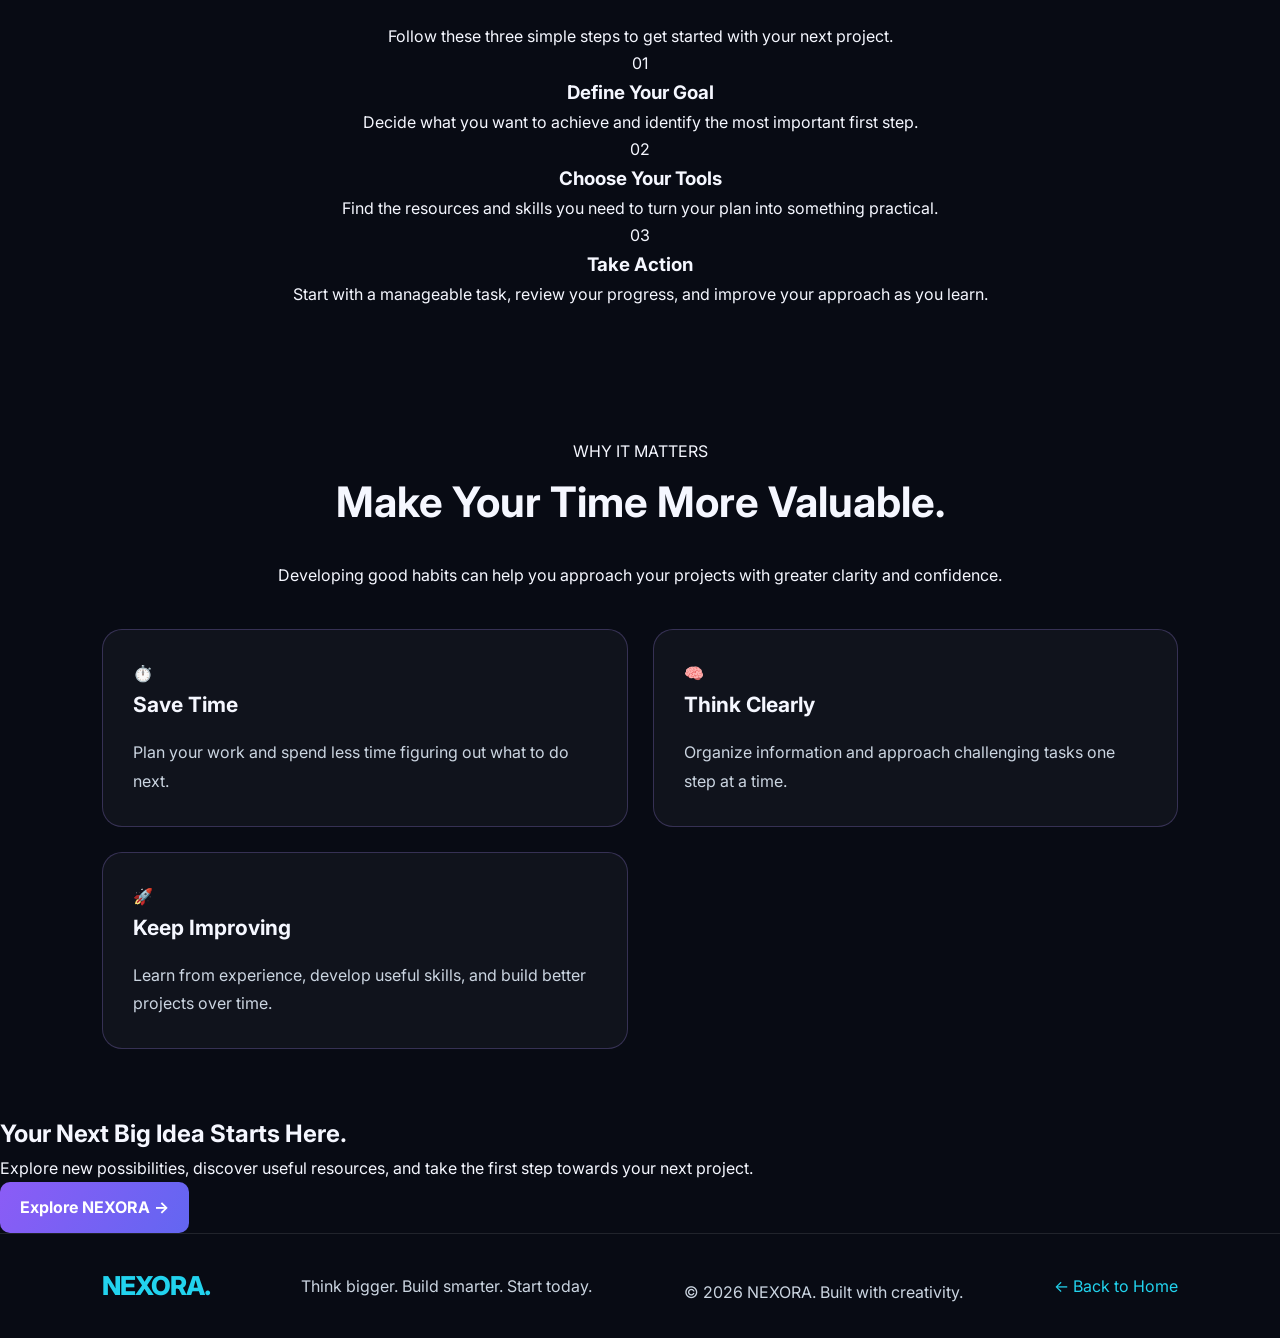
<file: move-faster.html>
<!DOCTYPE html>
<html lang="en">
<head>
    <meta charset="UTF-8">
    <meta name="viewport" content="width=device-width, initial-scale=1.0">

    <meta name="description" content="Discover how NEXORA helps you organize ideas, explore digital tools, and make progress on your projects.">

    <title>Move Faster | NEXORA</title>

    <link rel="stylesheet" href="style.css">
</head>

<body>

    <!-- Navigation -->
    <header class="navbar">

        <a href="index.html" class="logo">
            NEXORA<span>.</span>
        </a>

        <nav class="nav-links">
            <a href="index.html">Home</a>
            <a href="about.html">About</a>
            <a href="services.html">Services</a>
            <a href="explore.html">Explore</a>
            <a href="contact.html">Contact</a>
        </nav>

    </header>

    <main>

        <!-- Hero Section -->
        <section class="detail-hero">

            <span class="detail-badge">
                ⚡ SMARTER WORK. BETTER PROGRESS.
            </span>

            <h1>
                Turn Your Ideas Into<br>
                <span>Real Progress.</span>
            </h1>

            <p>
                Great ideas deserve action. NEXORA encourages you to
                discover useful digital tools, organize your thoughts,
                and take practical steps towards completing your goals.
            </p>

            <div class="detail-actions">

                <a href="explore.html" class="nav-button">
                    Start Exploring →
                </a>

                <a href="services.html" class="secondary-button">
                    Discover Our Services
                </a>

            </div>

        </section>

        <!-- Introduction Section -->
        <section class="detail-section">

            <div class="section-heading">

                <span class="detail-label">
                    WORK SMARTER
                </span>

                <h2>What Does Move Faster Mean?</h2>

                <p>
                    Moving faster is not about rushing everything.
                    It means reducing unnecessary complications,
                    choosing useful tools, and making steady progress
                    towards the things that matter to you.
                </p>

            </div>

            <div class="detail-grid">

                <article class="detail-card">

                    <div class="detail-icon">💡</div>

                    <h3>Organize Your Ideas</h3>

                    <p>
                        Break big ideas into smaller tasks, identify
                        your priorities, and create a clear plan
                        for what you want to accomplish.
                    </p>

                </article>

                <article class="detail-card">

                    <div class="detail-icon">🛠️</div>

                    <h3>Use Helpful Tools</h3>

                    <p>
                        Discover digital tools that can help you
                        organize information, build projects,
                        and complete everyday tasks more efficiently.
                    </p>

                </article>

                <article class="detail-card">

                    <div class="detail-icon">🎯</div>

                    <h3>Focus on Progress</h3>

                    <p>
                        Set achievable goals, avoid unnecessary
                        distractions, and track the progress
                        you make along the way.
                    </p>

                </article>

            </div>

        </section>

        <!-- How It Works -->
        <section class="detail-section growth-section">

            <div class="section-heading">

                <span class="detail-label">
                    YOUR NEXT MOVE
                </span>

                <h2>From Idea to Action.</h2>

                <p>
                    Follow these three simple steps to get started
                    with your next project.
                </p>

            </div>

            <div class="growth-steps">

                <article   class="growth-step">

                    <span class="step-number">01</span>

                    <div>

                        <h3>Define Your Goal</h3>

                        <p>
                            Decide what you want to achieve and
                            identify the most important first step.
                        </p>

                    </div>

                </article>

                <article class="growth-step">

                    <span class="step-number">02</span>

                    <div>

                        <h3>Choose Your Tools</h3>

                        <p>
                            Find the resources and skills you need
                            to turn your plan into something practical.
                        </p>

                    </div>

                </article>

                <article class="growth-step">

                    <span class="step-number">03</span>

                    <div>

                        <h3>Take Action</h3>

                        <p>
                            Start with a manageable task, review
                            your progress, and improve your approach
                            as you learn.
                        </p>

                    </div>

                </article>

            </div>

        </section>

        <!-- Benefits Section -->
        <section class="detail-section">

            <div class="section-heading">

                <span class="detail-label">
                    WHY IT MATTERS
                </span>

                <h2>Make Your Time More Valuable.</h2>

                <p>
                    Developing good habits can help you approach
                    your projects with greater clarity and confidence.
                </p>

            </div>

            <div class="detail-grid">

                <article class="detail-card">

                    <div class="detail-icon">⏱️</div>

                    <h3>Save Time</h3>

                    <p>
                        Plan your work and spend less time
                        figuring out what to do next.
                    </p>

                </article>

                <article class="detail-card">

                    <div class="detail-icon">🧠</div>

                    <h3>Think Clearly</h3>

                    <p>
                        Organize information and approach
                        challenging tasks one step at a time.
                    </p>

                </article>

                <article class="detail-card">

                    <div class="detail-icon">🚀</div>

                    <h3>Keep Improving</h3>

                    <p>
                        Learn from experience, develop useful
                        skills, and build better projects over time.
                    </p>

                </article>

            </div>

        </section>

        <!-- Call to Action -->
        <section class="detail-cta">

            <h2>Your Next Big Idea Starts Here.</h2>

            <p>
                Explore new possibilities, discover useful resources,
                and take the first step towards your next project.
            </p>

            <a href="explore.html" class="nav-button">
                Explore NEXORA →
            </a>

        </section>

    </main>

    <!-- Footer -->
    <footer class="detail-footer">

        <a href="index.html" class="logo">
            NEXORA<span>.</span>
        </a>

        <p>
            Think bigger. Build smarter. Start today.
        </p>

        <p class="copyright">
            &copy; 2026 NEXORA. Built with creativity.
        </p>

        <a href="index.html" class="back-link">
            ← Back to Home
        </a>

    </footer>

</body>
</html>
</file>
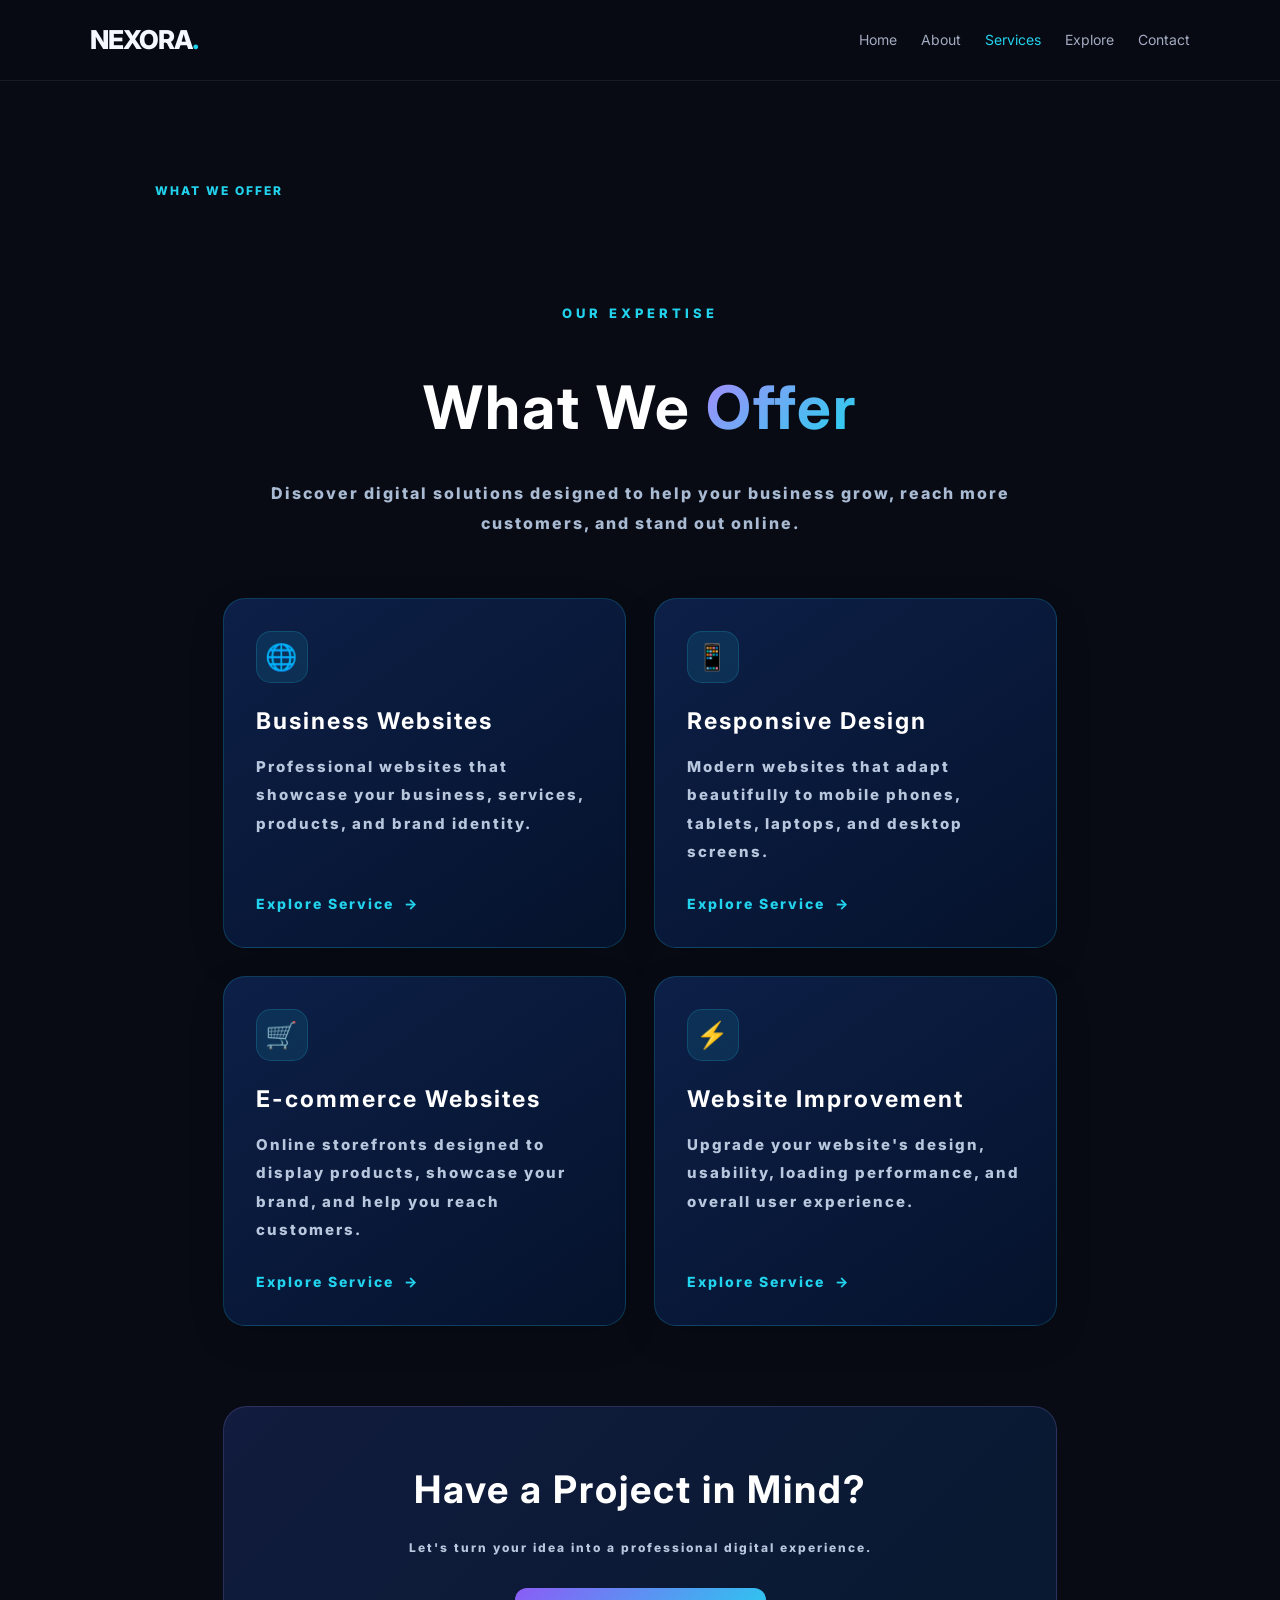
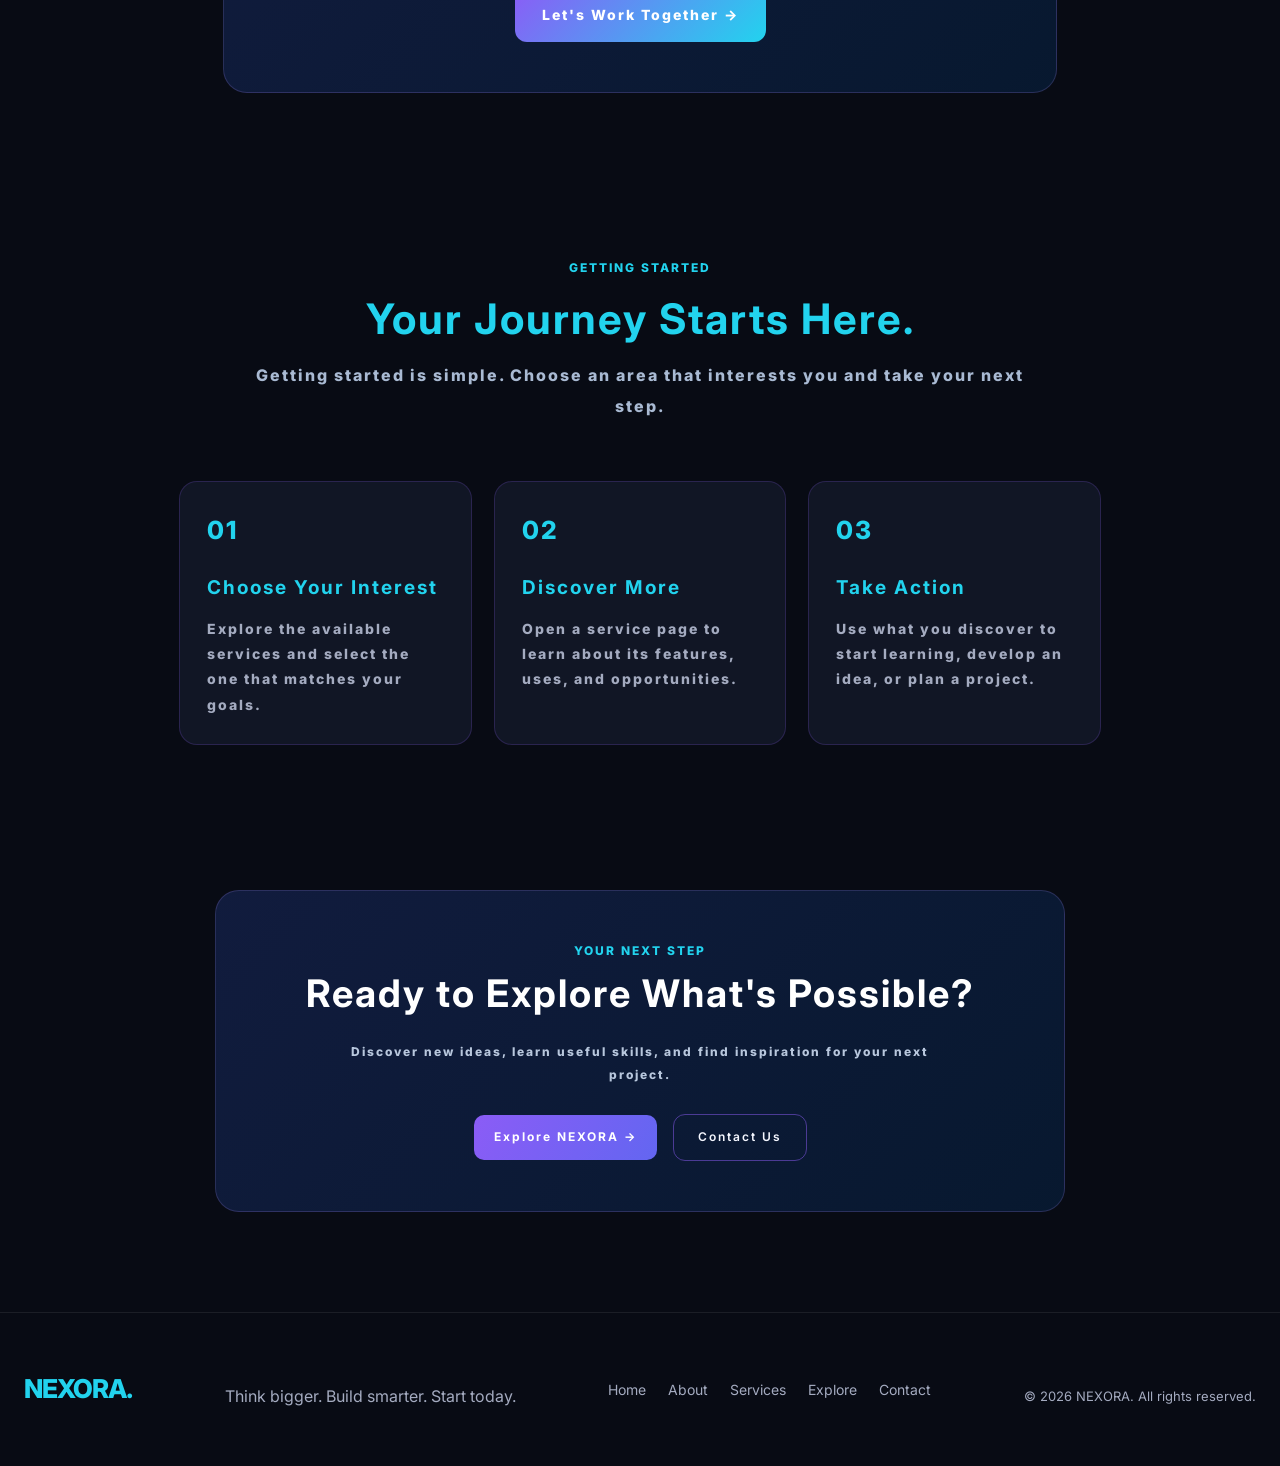
<file: services.html>
<!DOCTYPE html>
<html lang="en">
<head>
    <meta charset="UTF-8">
    <meta name="viewport" content="width=device-width, initial-scale=1.0">

    <meta name="description" content="Explore NEXORA services in web development, creative design, digital marketing, and learning resources.">

    <title>Our Services | NEXORA</title>

    <link rel="stylesheet" href="style.css">
    <script src="script.js" defer></script>
</head>

<body>

    <!-- Navigation Bar -->
    <header class="navbar">

        <a href="index.html" class="logo">
            NEXORA<span>.</span>
        </a>

        <nav class="nav-links">
            <a href="index.html">Home</a>
            <a href="about.html">About</a>
            <a href="services.html" aria-current="page">Services</a>
            <a href="explore.html">Explore</a>
            <a href="contact.html">Contact</a>
        </nav>

    </header>

    <main>

        <!-- Hero Section -->
        <section class="services-section
        reveal">

            <span class="services-badge">
                WHAT WE OFFER
            <!-- NEXORA SERVICES SECTION -->
<section class="services-section" id="services">

    <div class="services-heading">
        <span class="section-label">OUR EXPERTISE</span>

        <h1>What We <span>Offer</span></h1>

        <p>
            Discover digital solutions designed to help your
            business grow, reach more customers, and stand out online.
        </p>
    </div>

    <div class="services-grid">

        <!-- SERVICE 1 -->
        <a href="contact.html?service=business-websites"
           class="service-card">

            <div class="service-icon">🌐</div>

            <h2>Business Websites</h2>

            <p>
                Professional websites that showcase your business,
                services, products, and brand identity.
            </p>

            <span class="service-link">
                Explore Service <span aria-hidden="true">→</span>
            </span>

        </a>

        <!-- SERVICE 2 -->
        <a href="contact.html?service=responsive-design"
           class="service-card">

            <div class="service-icon">📱</div>

            <h2>Responsive Design</h2>

            <p>
                Modern websites that adapt beautifully to mobile
                phones, tablets, laptops, and desktop screens.
            </p>

            <span class="service-link">
                Explore Service <span aria-hidden="true">→</span>
            </span>

        </a>

        <!-- SERVICE 3 -->
        <a href="contact.html?service=ecommerce-websites"
           class="service-card">

            <div class="service-icon">🛒</div>

            <h2>E-commerce Websites</h2>

            <p>
                Online storefronts designed to display products,
                showcase your brand, and help you reach customers.
            </p>

            <span class="service-link">
                Explore Service <span aria-hidden="true">→</span>
            </span>

        </a>

        <!-- SERVICE 4 -->
        <a href="contact.html?service=website-improvement"
           class="service-card">

            <div class="service-icon">⚡</div>

            <h2>Website Improvement</h2>

            <p>
                Upgrade your website's design, usability,
                loading performance, and overall user experience.
            </p>

            <span class="service-link">
                Explore Service <span aria-hidden="true">→</span>
            </span>

        </a>

    </div>

    <!-- CALL TO ACTION -->
    <div class="services-cta">

        <h2>Have a Project in Mind?</h2>

        <p>
            Let's turn your idea into a professional digital experience.
        </p>

        <a href="contact.html" class="services-button">
            Let's Work Together →
        </a>

    </div>

</section>

        <!-- How It Works -->
        <section class="services-process">

            <div class="services-heading">

                <span class="services-label">
                    GETTING STARTED
                </span>

                <h2>Your Journey Starts Here.</h2>

                <p>
                    Getting started is simple. Choose an area
                    that interests you and take your next step.
                </p>

            </div>

            <div class="process-grid">

                <article class="process-card">

                    <span class="process-number">01</span>

                    <h3>Choose Your Interest</h3>

                    <p>
                        Explore the available services and
                        select the one that matches your goals.
                    </p>

                </article>

                <article class="process-card">

                    <span class="process-number">02</span>

                    <h3>Discover More</h3>

                    <p>
                        Open a service page to learn about
                        its features, uses, and opportunities.
                    </p>

                </article>

                <article class="process-card">

                    <span class="process-number">03</span>

                    <h3>Take Action</h3>

                    <p>
                        Use what you discover to start learning,
                        develop an idea, or plan a project.
                    </p>

                </article>

            </div>

        </section>

        <!-- Call To Action -->
        <section class="services-cta">

            <span class="services-label">
                YOUR NEXT STEP
            </span>

            <h2>Ready to Explore What's Possible?</h2>

            <p>
                Discover new ideas, learn useful skills,
                and find inspiration for your next project.
            </p>

            <div class="services-cta-buttons">

                <a href="explore.html" class="nav-button">
                    Explore NEXORA →
                </a>

                <a href="contact.html" class="services-secondary-button">
                    Contact Us
                </a>

            </div>

        </section>

    </main>

    <!-- Footer -->
    <footer class="services-footer">

        <a href="index.html" class="logo">
            NEXORA<span>.</span>
        </a>

        <p>
            Think bigger. Build smarter. Start today.
        </p>

        <div class="footer-links">
            <a href="index.html">Home</a>
            <a href="about.html">About</a>
            <a href="services.html">Services</a>
            <a href="explore.html">Explore</a>
            <a href="contact.html">Contact</a>
        </div>

        <p class="footer-copyright">
            &copy; 2026 NEXORA. All rights reserved.
        </p>

    </footer>

</body>
</html>
</file>
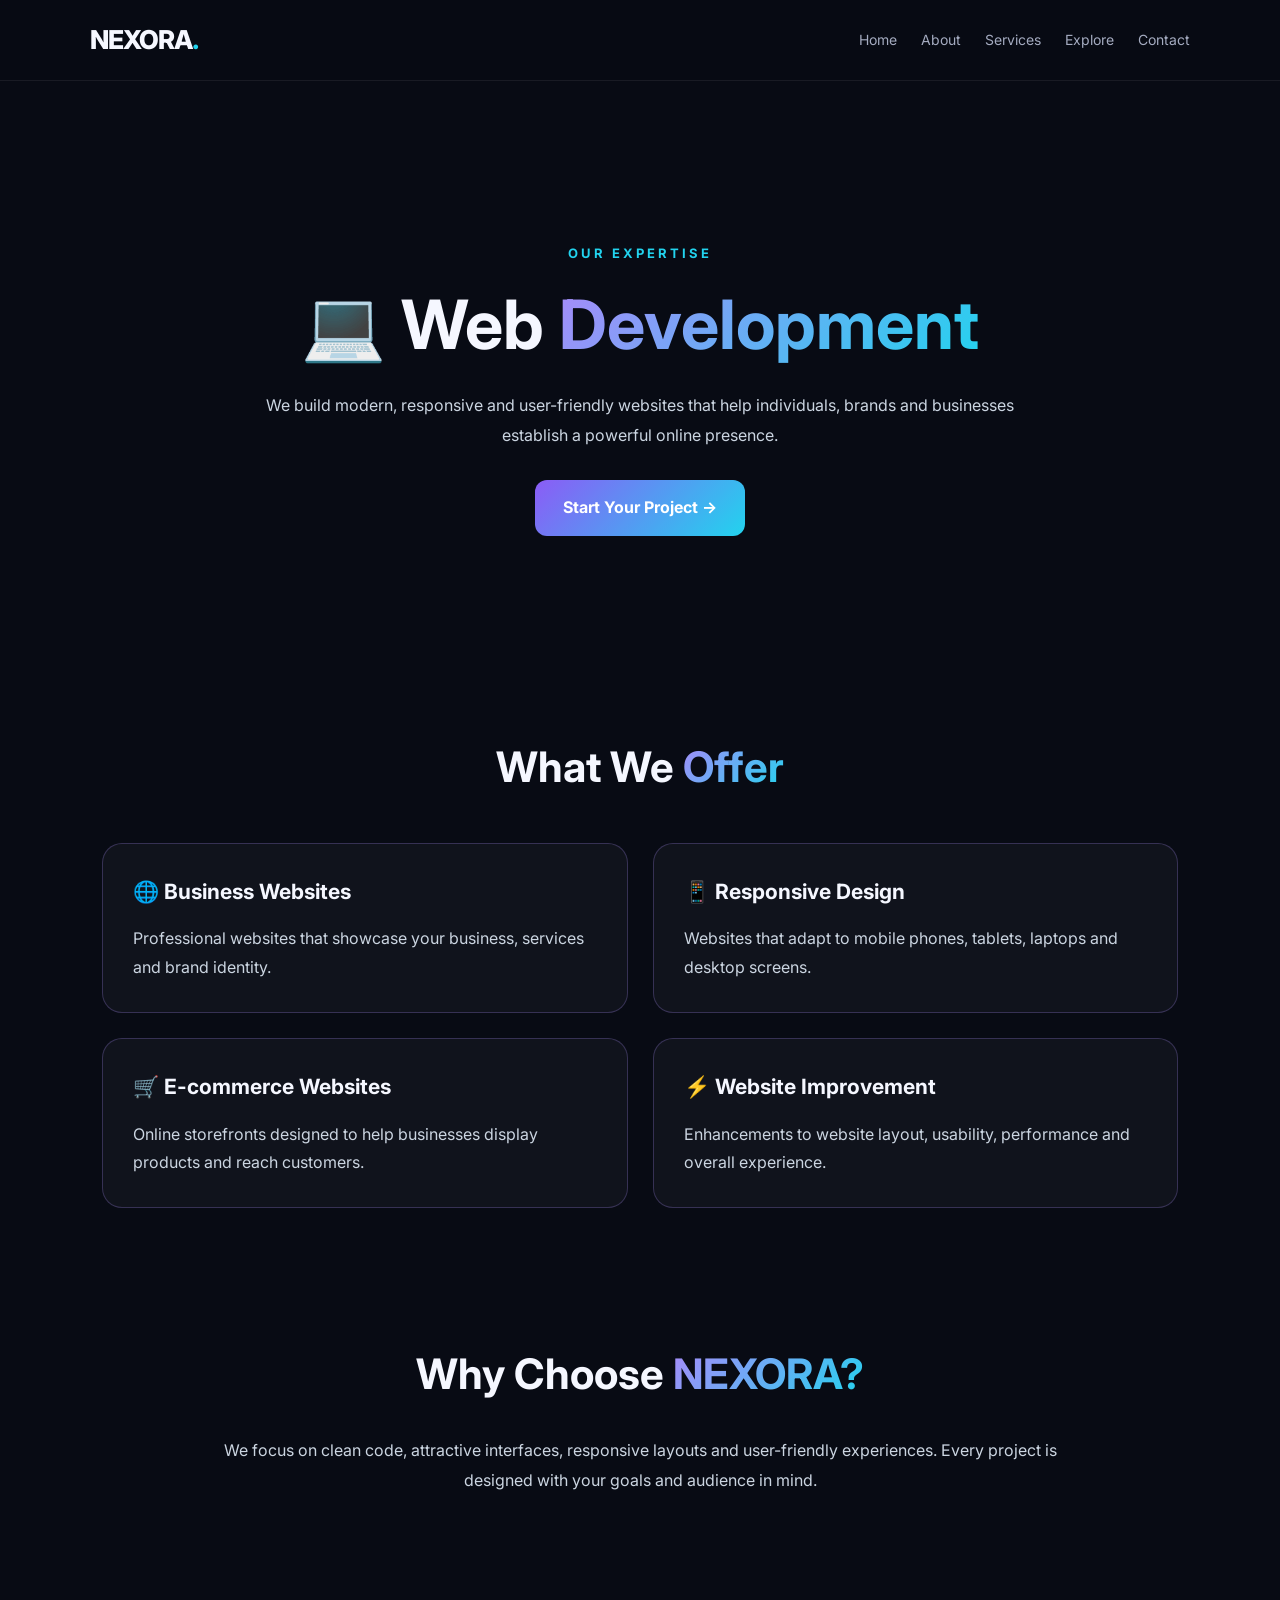
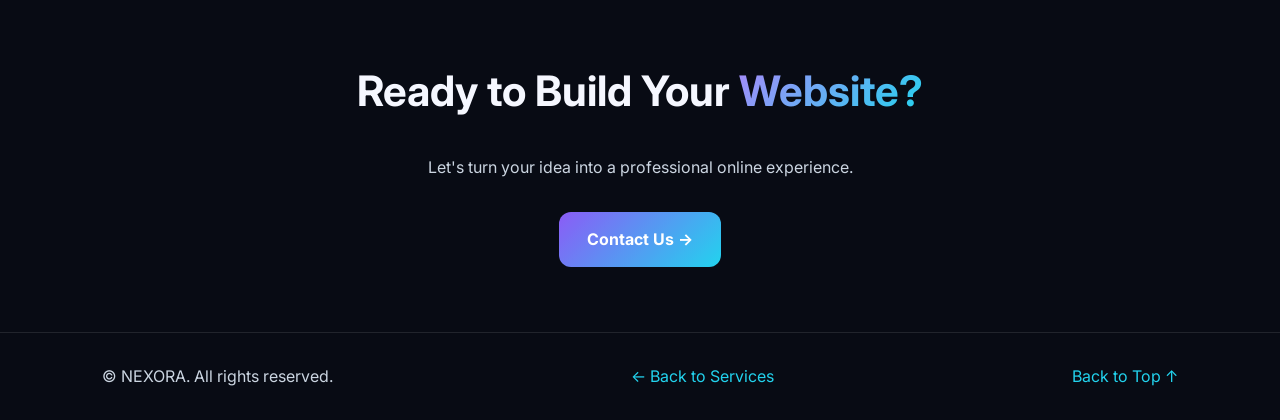
<file: web-development.html>
<!DOCTYPE html><html lang="en">
<head>
    <meta charset="UTF-8">
    <meta name="viewport" content="width=device-width, initial-scale=1.0">
    <meta name="description" content="Explore NEXORA's web development services, including responsive websites and modern web solutions.">
    <title>Web Development | NEXORA</title>
    <link rel="stylesheet" href="style.css">
    <script src="script.js" defer></script>
</head>
<body><header class="navbar">
    <a href="index.html" class="logo">NEXORA<span>.</span></a><nav class="nav-links">
    <a href="index.html">Home</a>
    <a href="about.html">About</a>
    <a href="services.html">Services</a>
    <a href="explore.html">Explore</a>
    <a href="contact.html">Contact</a>
</nav>

</header><main>
    <section class="detail-hero">
        <span>OUR EXPERTISE</span>
        <h1>💻 Web <span>Development</span></h1>
        <p>
            We build modern, responsive and user-friendly websites
            that help individuals, brands and businesses establish
            a powerful online presence.
        </p>
        <a href="contact.html?service=Web%20Development" class="btn">
            Start Your Project →
        </a>
    </section><section class="detail-section">
    <h2>What We <span>Offer</span></h2>

    <div class="detail-grid">
        <article class="detail-card">
            <h3>🌐 Business Websites</h3>
            <p>Professional websites that showcase your business, services and brand identity.</p>
        </article>

        <article class="detail-card">
            <h3>📱 Responsive Design</h3>
            <p>Websites that adapt to mobile phones, tablets, laptops and desktop screens.</p>
        </article>

        <article class="detail-card">
            <h3>🛒 E-commerce Websites</h3>
            <p>Online storefronts designed to help businesses display products and reach customers.</p>
        </article>

        <article class="detail-card">
            <h3>⚡ Website Improvement</h3>
            <p>Enhancements to website layout, usability, performance and overall experience.</p>
        </article>
    </div>
</section>

<section class="detail-section">
    <h2>Why Choose <span>NEXORA?</span></h2>
    <p>
        We focus on clean code, attractive interfaces, responsive
        layouts and user-friendly experiences. Every project is
        designed with your goals and audience in mind.
    </p>
</section>

<section class="detail-section">
    <h2>Ready to Build Your <span>Website?</span></h2>
    <p>Let's turn your idea into a professional online experience.</p>
    <a href="contact.html?service=Web%20Development" class="btn">Contact Us →</a>
</section>

</main><footer>
    <p>&copy; <span id="current-year"></span> NEXORA. All rights reserved.</p>
    <a href="services.html">← Back to Services</a>
    <a href="#top" class="back-to-top">Back to Top ↑</a>
</footer></body>
</html>
</file>
<file: style.css>
@import url('https://fonts.googleapis.com/css2?family=Inter:wght@400;500;600;700;800&display=swap');

:root {
--background: #080b14;
--surface: #111625;
--text: #f5f7ff;
--muted: #a4abc0;
--accent: #8b5cf6;
--cyan: #22d3ee;
}

* {
  margin: 0;
  padding: 0;
  box-sizing: border-box;
  scroll-behavior: smooth;
  }

body {
min-height: 100vh;
background: var(--background);
color: var(--text);
font-family: 'Inter', sans-serif;
line-height: 1.7;
}

a {
color: inherit;
text-decoration: none;
}

button,
input,
textarea {
font: inherit;
}

button,
a {
-webkit-tap-highlight-color: transparent;
}

.navbar {
position: sticky;
top: 0;
z-index: 100;
display: flex;
align-items: center;
justify-content: space-between;
gap: 20px;
padding: 18px 7%;
border-bottom: 1px solid #ffffff12;
background: #080b14ed;
backdrop-filter: blur(16px);
}

.logo {
font-size: 26px;
font-weight: 800;
letter-spacing: -1px;
}

.logo span {
color: var(--cyan);
}

.nav-links {
display: flex;
align-items: center;
gap: 24px;
}

.nav-links a {
color: var(--muted);
font-size: 14px;
transition: color 0.25s;
}

.nav-links a:hover,
.nav-links a[aria-current="page"] {
color: var(--cyan);
}

.nav-button,
.primary-button {
display: inline-block;
padding: 12px 20px;
border: 0;
border-radius: 10px;
background: linear-gradient(120deg, var(--accent), #6366f1);
color: white;
font-weight: 700;
cursor: pointer;
transition: transform 0.25s, box-shadow 0.25s;
}

.nav-button:hover,
.primary-button:hover {
transform: translateY(-3px);
box-shadow: 0 8px 30px #8b5cf655;
}

.menu-toggle {
display: none;
border: 1px solid #ffffff20;
border-radius: 8px;
padding: 8px 12px;
background: var(--surface);
color: white;
cursor: pointer;
}

.hero,
.page-hero {
position: relative;
isolation: isolate;
overflow: hidden;
display: flex;
flex-direction: column;
align-items: center;
justify-content: center;
padding: 110px 7%;
text-align: center;
}

.hero {
min-height: 640px;
}

.hero::before,
.page-hero::before {
content: "";
position: absolute;
z-index: -1;
top: 5%;
left: 50%;
width: 340px;
height: 340px;
transform: translateX(-50%);
border-radius: 50%;
background: var(--accent);
filter: blur(140px);
opacity: 0.24;
pointer-events: none;
}

.tag {
margin-bottom: 20px;
color: var(--cyan);
font-size: 12px;
font-weight: 800;
letter-spacing: 3px;
}

.hero h1,
.page-hero h1 {
max-width: 900px;
margin-bottom: 24px;
font-size: clamp(42px, 7vw, 78px);
font-weight: 800;
line-height: 1.12;
letter-spacing: -3px;
}

.hero h1 span,
.page-hero h1 span {
display: block;
background: linear-gradient(90deg, var(--accent), var(--cyan));
background-clip: text;
-webkit-background-clip: text;
color: transparent;
}

.description {
max-width: 620px;
color: var(--muted);
font-size: 17px;
}

.buttons {
display: flex;
flex-wrap: wrap;
justify-content: center;
gap: 15px;
margin-top: 32px;
}

.secondary-button {
padding: 11px 21px;
border: 1px solid #ffffff30;
border-radius: 10px;
transition: background 0.25s;
}

.secondary-button:hover {
background: #ffffff12;
}

.stats {
display: flex;
flex-wrap: wrap;
justify-content: center;
gap: 65px;
margin-top: 70px;
}

.stats h2 {
font-size: 28px;
}

.stats p {
color: var(--muted);
font-size: 13px;
}

.section {
padding: 85px 7%;
text-align: center;
}

.features {
background: #0d1120;
}

.section > h2,
.content-panel h2,
.cta h2 {
margin-bottom: 35px;
font-size: clamp(28px, 4vw, 42px);
line-height: 1.25;
letter-spacing: -1px;
}

.cards {
display: grid;
grid-template-columns: repeat(3, minmax(0, 1fr));
gap: 22px;
text-align: left;
}

.card {
display: block;
padding: 30px 25px;
border: 1px solid #ffffff12;
border-radius: 18px;
background: var(--surface);
transition: transform 0.3s, border-color 0.3s;
}

.card:hover {
transform: translateY(-6px);
border-color: var(--accent);
}

.icon {
margin-bottom: 16px;
font-size: 32px;
}

.card h3 {
margin-bottom: 10px;
font-size: 21px;
}

.card p,
.content-panel p,
.cta > p,
.about-text {
color: var(--muted);
font-size: 15px;
}

.card-link {
display: inline-block;
margin-top: 18px;
color: var(--cyan);
font-size: 14px;
font-weight: 700;
}

.cta {
padding: 90px 20px;
text-align: center;
}

.cta > p {
margin: -20px 0 28px;
}

.content-section {
display: grid;
grid-template-columns: repeat(2, minmax(0, 1fr));
gap: 24px;
text-align: left;
}

.content-panel {
padding: 35px;
border: 1px solid #ffffff15;
border-radius: 18px;
background: var(--surface);
}

.content-panel h2 {
margin-bottom: 15px;
}

.search-box {
max-width: 600px;
margin: 0 auto 35px;
text-align: left;
}

.search-box label,
.contact-form label {
display: block;
margin-bottom: 9px;
color: var(--text);
font-size: 14px;
font-weight: 600;
}

.search-box input,
.contact-form input,
.contact-form textarea {
width: 100%;
padding: 14px 16px;
border: 1px solid #ffffff20;
border-radius: 10px;
outline: none;
background: var(--surface);
color: var(--text);
}

.search-box input:focus,
.contact-form input:focus,
.contact-form textarea:focus {
border-color: var(--accent);
box-shadow: 0 0 0 3px #8b5cf622;
}

.search-status,
.empty-results {
margin-top: 15px;
color: var(--muted);
font-size: 14px;
}

.contact-section {
padding: 20px 20px 90px;
}

.contact-form {
max-width: 650px;
margin: 0 auto;
padding: 32px;
border: 1px solid #ffffff15;
border-radius: 18px;
background: var(--surface);
}

.contact-form input,
.contact-form textarea {
margin-bottom: 22px;
}

.contact-form textarea {
resize: vertical;
}

.contact-form button {
width: 100%;
}

.form-status {
margin-top: 15px;
color: var(--cyan);
overflow-wrap: anywhere;
}

.form-note {
margin-top: 15px;
color: var(--muted);
font-size: 12px;
}

.footer {
padding: 30px 20px;
border-top: 1px solid #ffffff12;
text-align: center;
}

.footer .logo {
display: inline-block;
margin-bottom: 8px;
}

.footer p {
color: var(--muted);
font-size: 13px;
}

.copyright {
margin-top: 12px;
}

[hidden] {
display: none !important;
}

@media (max-width: 900px) {
.navbar {
flex-wrap: wrap;
padding: 17px 5%;
}

.menu-toggle {
    display: block;
    margin-left: auto;
}

.navbar > .nav-button {
    display: none;
}

.nav-links {
    display: none;
    order: 3;
    width: 100%;
    flex-direction: column;
    align-items: stretch;
    gap: 0;
}

.nav-links.open {
    display: flex;
}

.nav-links a {
    padding: 12px;
}

.cards {
    grid-template-columns: repeat(2, minmax(0, 1fr));
}

}

@media (max-width: 600px) {
.hero,
.page-hero {
padding: 85px 6%;
}

.hero {
    min-height: 570px;
}

.hero h1,
.page-hero h1 {
    font-size: clamp(38px, 11vw, 55px);
    letter-spacing: -2px;
}

.description {
    font-size: 15px;
}

.stats {
    gap: 28px;
    margin-top: 50px;
}

.section {
    padding: 65px 6%;
}

.cards,
.content-section {
    grid-template-columns: 1fr;
}

.content-panel,
.contact-form {
    padding: 24px;
}

}

@media (prefers-reduced-motion: reduce) {
*,
*::before,
*::after {
scroll-behavior: auto !important;
transition-duration: 0.01ms !important;
}
}
.card {
    cursor: pointer;
    transition: transform 0.3s ease, box-shadow 0.3s ease;
}

.card:hover {
    transform: translateY(-6px);
}

.card-link {
    display: inline-block;
    margin-top: 12px;
    color: #22d3ee;
    font-weight: 600;
}
/* =========================================
   NEXORA PROFESSIONAL SERVICES PAGE
========================================= */

.services-hero {
    max-width: 1100px;
    margin: auto;
    padding: 110px 24px 90px;
    text-align: center;
}

.services-badge,
.services-label {
    display: inline-block;
    color: var(--cyan, #22d3ee);
    font-size: 12px;
    font-weight: 800;
    letter-spacing: 2px;
}

.services-hero h1 {
    margin: 24px 0;
    font-size: clamp(36px, 6vw, 68px);
    line-height: 1.15;
    font-weight: 800;
}

.services-hero h1 span {
    background: linear-gradient(135deg, #8b5cf6, #22d3ee);
    -webkit-background-clip: text;
    background-clip: text;
    color: transparent;
}

.services-hero p {
    max-width: 700px;
    margin: 0 auto 32px;
    color: var(--muted, #a4abc0);
    font-size: 17px;
    line-height: 1.9;
}

.services-section,
.services-process {
    max-width: 1150px;
    margin: auto;
    padding: 65px 24px;
}

.services-heading {
    max-width: 720px;
    margin: 0 auto 45px;
    text-align: center;
}

.services-heading h2 {
    margin: 16px 0;
    font-size: clamp(28px, 4vw, 42px);
    line-height: 1.2;
}

.services-heading p {
    color: var(--muted, #a4abc0);
    font-size: 16px;
    line-height: 1.8;
}

/* Service Cards */

.services-grid {
    display: grid;
    grid-template-columns: repeat(2, minmax(0, 1fr));
    gap: 25px;
}

.service-card {
    display: flex;
    flex-direction: column;
    align-items: flex-start;
    padding: 32px;
    border: 1px solid rgba(139, 92, 246, 0.25);
    border-radius: 22px;
    background: var(--surface, #111625);
    color: var(--text, #f5f7ff);
    text-decoration: none;
    transition:
        transform 0.3s ease,
        border-color 0.3s ease,
        box-shadow 0.3s ease;
}

.service-card:hover {
    transform: translateY(-7px);
    border-color: var(--cyan, #22d3ee);
    box-shadow: 0 15px 40px rgba(34, 211, 238, 0.09);
}

.service-card:focus-visible {
    outline: 2px solid var(--cyan, #22d3ee);
    outline-offset: 4px;
}

.service-icon {
    display: flex;
    align-items: center;
    justify-content: center;
    width: 62px;
    height: 62px;
    margin-bottom: 24px;
    border-radius: 18px;
    background: rgba(139, 92, 246, 0.15);
    font-size: 30px;
}

.service-number {
    margin-bottom: 12px;
    color: var(--cyan, #22d3ee);
    font-size: 11px;
    font-weight: 800;
    letter-spacing: 1.5px;
}

.service-card h3 {
    margin: 0 0 14px;
    font-size: 24px;
}

.service-card p {
    margin: 0 0 24px;
    color: var(--muted, #a4abc0);
    font-size: 15px;
    line-height: 1.9;
}

.service-link {
    margin-top: auto;
    color: var(--cyan, #22d3ee);
    font-size: 14px;
    font-weight: 700;
}

/* Process Cards */

.process-grid {
    display: grid;
    grid-template-columns: repeat(3, minmax(0, 1fr));
    gap: 22px;
}

.process-card {
    padding: 27px;
    border: 1px solid rgba(139, 92, 246, 0.2);
    border-radius: 18px;
    background: var(--surface, #111625);
}

.process-number {
    display: inline-block;
    margin-bottom: 20px;
    color: var(--cyan, #22d3ee);
    font-size: 25px;
    font-weight: 800;
}

.process-card h3 {
    margin-bottom: 12px;
    font-size: 19px;
}

.process-card p {
    color: var(--muted, #a4abc0);
    font-size: 14px;
    line-height: 1.8;
}

/* Call To Action */

.services-cta {
    margin: 55px 24px 80px;
    padding: 65px 25px;
    text-align: center;
    border: 1px solid rgba(139, 92, 246, 0.3);
    border-radius: 25px;
    background: linear-gradient(
        135deg,
        rgba(139, 92, 246, 0.12),
        rgba(34, 211, 238, 0.07)
    );
}

.services-cta h2 {
    margin: 18px 0;
    font-size: clamp(27px, 4vw, 40px);
}

.services-cta p {
    max-width: 620px;
    margin: 0 auto 28px;
    color: var(--muted, #a4abc0);
    line-height: 1.9;
}

.services-cta-buttons {
    display: flex;
    flex-wrap: wrap;
    justify-content: center;
    align-items: center;
    gap: 16px;
}

.services-secondary-button {
    display: inline-flex;
    justify-content: center;
    align-items: center;
    padding: 12px 24px;
    border: 1px solid rgba(139, 92, 246, 0.5);
    border-radius: 12px;
    color: var(--text, #f5f7ff);
    text-decoration: none;
    font-weight: 600;
    transition: 0.3s ease;
}

.services-secondary-button:hover {
    border-color: var(--cyan, #22d3ee);
    transform: translateY(-3px);
}

/* Footer */

.services-footer {
    padding: 40px 24px;
    border-top: 1px solid rgba(255, 255, 255, 0.08);
    text-align: center;
}

.services-footer > p {
    margin-top: 14px;
    color: var(--muted, #a4abc0);
    line-height: 1.8;
}

.footer-links {
    display: flex;
    flex-wrap: wrap;
    justify-content: center;
    gap: 22px;
    margin: 25px 0;
}

.footer-links a {
    color: var(--muted, #a4abc0);
    text-decoration: none;
    font-size: 14px;
}

.footer-links a:hover {
    color: var(--cyan, #22d3ee);
}

.services-footer .footer-copyright {
    font-size: 13px;
}

/* Responsive Design */

@media (max-width: 750px) {
    .services-hero {
        padding: 75px 22px;
    }

    .services-grid {
        grid-template-columns: 1fr;
    }

    .process-grid {
        grid-template-columns: 1fr;
    }
}

@media (max-width: 480px) {
    .services-section,
    .services-process {
        padding: 45px 18px;
    }

    .service-card {
        padding: 25px;
    }

    .services-cta {
        margin: 30px 16px 50px;
        padding: 45px 20px;
    }

    .services-cta-buttons {
        flex-direction: column;
    }

    .services-cta-buttons a {
        width: 100%;
        box-sizing: border-box;
    }

    .footer-links {
        gap: 15px;
    }
}
 /* =================================
NEXORA SERVICE DETAIL PAGES
================================= */

.detail-hero {
min-height: 65vh;
padding: 100px 8% 70px;
display: flex;
flex-direction: column;
justify-content: center;
align-items: center;
text-align: center;
}

.detail-hero > span {
color: #22d3ee;
font-size: 13px;
font-weight: 700;
letter-spacing: 3px;
margin-bottom: 20px;
}

.detail-hero h1 {
font-size: clamp(36px, 6vw, 68px);
margin-bottom: 24px;
line-height: 1.2;
}

.detail-hero h1 span,
.detail-section h2 span {
background: linear-gradient(135deg, #a78bfa, #22d3ee);
-webkit-background-clip: text;
background-clip: text;
color: transparent;
}

.detail-hero p {
max-width: 760px;
line-height: 1.9;
margin-bottom: 30px;
color: #cbd5e1;
}

.detail-section {
padding: 65px 8%;
text-align: center;
}

.detail-section h2 {
font-size: clamp(27px, 4vw, 42px);
margin-bottom: 25px;
}

.detail-section > p {
max-width: 850px;
margin: 0 auto 30px;
line-height: 1.9;
color: #cbd5e1;
}

.detail-grid {
display: grid;
grid-template-columns: repeat(2, minmax(0, 1fr));
gap: 25px;
max-width: 1100px;
margin: 40px auto 0;
text-align: left;
}

.detail-card {
padding: 30px;
border: 1px solid rgba(167, 139, 250, 0.25);
border-radius: 20px;
background: rgba(255, 255, 255, 0.035);
transition: transform 0.3s ease, border-color 0.3s ease,
box-shadow 0.3s ease;
}

.detail-card:hover {
transform: translateY(-7px);
border-color: #22d3ee;
box-shadow: 0 12px 35px rgba(34, 211, 238, 0.09);
}

.detail-card h3 {
font-size: 21px;
margin-bottom: 15px;
}

.detail-card p {
color: #cbd5e1;
line-height: 1.8;
}

.detail-hero .btn,
.detail-section .btn {
display: inline-block;
padding: 14px 28px;
border-radius: 12px;
background: linear-gradient(135deg, #8b5cf6, #22d3ee);
color: #ffffff;
font-weight: 700;
text-decoration: none;
transition: transform 0.3s ease, box-shadow 0.3s ease;
}

.detail-hero .btn:hover,
.detail-section .btn:hover {
transform: translateY(-3px);
box-shadow: 0 8px 25px rgba(139, 92, 246, 0.3);
}

footer {
padding: 30px 8%;
display: flex;
flex-wrap: wrap;
align-items: center;
justify-content: space-between;
gap: 18px;
border-top: 1px solid rgba(255, 255, 255, 0.1);
color: #cbd5e1;
}

footer a {
color: #22d3ee;
text-decoration: none;
}

footer a:hover {
color: #a78bfa;
}

/* TABLETS AND MOBILE PHONES */

@media (max-width: 768px) {
.detail-hero {
min-height: auto;
padding: 80px 6% 55px;
}

.detail-section {
    padding: 45px 6%;
}

.detail-grid {
    grid-template-columns: 1fr;
    gap: 18px;
}

.detail-card {
    padding: 24px;
}

footer {
    flex-direction: column;
    text-align: center;
}

}
/* ==========================================
   NEXORA EXPLORE PAGE
========================================== */

.getting-started {
    padding: 100px 7% 80px;
    min-height: 75vh;
}

.explore-heading {
    max-width: 900px;
    margin: 0 auto 65px;
    text-align: center;
}

.section-label {
    display: inline-block;
    color: #22d3ee;
    font-size: 13px;
    font-weight: 800;
    letter-spacing: 4px;
    margin-bottom: 20px;
}

.explore-heading h1 {
    font-size: clamp(35px, 5vw, 60px);
    line-height: 1.2;
    margin-bottom: 22px;
    color: #ffffff;
}

.explore-heading h1 span,
.explore-cta h2 span {
    background: linear-gradient(135deg, #a78bfa, #22d3ee);
    -webkit-background-clip: text;
    background-clip: text;
    color: transparent;
}

.explore-heading p {
    max-width: 760px;
    margin: 0 auto;
    color: #a9bad3;
    font-size: 17px;
    line-height: 1.9;
}

.explore-options {
    display: grid;
    grid-template-columns: repeat(3, minmax(0, 1fr));
    gap: 26px;
    max-width: 1250px;
    margin: 0 auto;
}

.explore-card {
    display: flex;
    flex-direction: column;
    align-items: flex-start;
    min-height: 270px;
    padding: 32px 28px;
    text-decoration: none;
    color: #ffffff;
    background: linear-gradient(145deg, rgba(14, 34, 76, 0.95), rgba(5, 19, 45, 0.95));
    border: 1px solid rgba(34, 211, 238, 0.14);
    border-radius: 22px;
    box-shadow: 0 10px 35px rgba(0, 0, 0, 0.12);
    transition: transform 0.35s ease, border-color 0.35s ease, box-shadow 0.35s ease, background 0.35s ease;
}

.explore-card:hover {
    transform: translateY(-9px);
    border-color: #22d3ee;
    background: linear-gradient(145deg, rgba(19, 52, 105, 0.98), rgba(8, 25, 58, 0.98));
    box-shadow: 0 15px 45px rgba(34, 211, 238, 0.12), 0 0 18px rgba(34, 211, 238, 0.05);
}

.explore-card:focus-visible {
    outline: 3px solid #22d3ee;
    outline-offset: 5px;
}

.option-number {
    color: #22d3ee;
    font-size: 35px;
    font-weight: 900;
    margin-bottom: 30px;
}

.explore-card h2 {
    font-size: 22px;
    margin: 0 0 18px;
    line-height: 1.4;
}

.explore-card p {
    color: #b8c7dd;
    font-size: 15px;
    line-height: 1.9;
    margin: 0 0 25px;
}

.option-link {
    margin-top: auto;
    padding-top: 5px;
    color: #22d3ee;
    font-size: 14px;
    font-weight: 800;
    display: inline-flex;
    align-items: center;
    gap: 9px;
    transition: color 0.3s ease, gap 0.3s ease;
}

.explore-card:hover .option-link {
    color: #a78bfa;
    gap: 15px;
}

/* CALL TO ACTION */

.explore-cta {
    max-width: 1050px;
    margin: 20px auto 90px;
    padding: 65px 7%;
    text-align: center;
    background: linear-gradient(135deg, rgba(20, 32, 72, 0.8), rgba(8, 28, 54, 0.8));
    border: 1px solid rgba(167, 139, 250, 0.2);
    border-radius: 25px;
}

.explore-cta h2 {
    color: #ffffff;
    font-size: clamp(28px, 4vw, 43px);
    line-height: 1.3;
    margin: 10px 0 22px;
}

.explore-cta p {
    max-width: 720px;
    margin: 0 auto 30px;
    color: #b8c7dd;
    line-height: 1.9;
}

.explore-buttons {
    display: flex;
    justify-content: center;
    flex-wrap: wrap;
    gap: 16px;
}

.explore-btn {
    display: inline-flex;
    justify-content: center;
    align-items: center;
    padding: 15px 25px;
    border-radius: 12px;
    font-size: 14px;
    font-weight: 800;
    text-decoration: none;
    transition: transform 0.3s ease, box-shadow 0.3s ease;
}

.explore-btn:hover {
    transform: translateY(-4px);
}

.explore-btn.primary {
    background: linear-gradient(135deg, #8b5cf6, #22d3ee);
    color: #ffffff;
    box-shadow: 0 8px 25px rgba(34, 211, 238, 0.1);
}

.explore-btn.primary:hover {
    box-shadow: 0 12px 30px rgba(34, 211, 238, 0.2);
}

.explore-btn.secondary {
    border: 1px solid #22d3ee;
    color: #22d3ee;
    background: transparent;
}

.explore-btn.secondary:hover {
    background: rgba(34, 211, 238, 0.08);
}

/* FOOTER */

.explore-footer {
    display: flex;
    justify-content: space-between;
    align-items: center;
    flex-wrap: wrap;
    gap: 20px;
    padding: 28px 7%;
    border-top: 1px solid rgba(255, 255, 255, 0.1);
}

.explore-footer p {
    color: #a9bad3;
    margin: 0;
}

.explore-footer a {
    color: #22d3ee;
    text-decoration: none;
    transition: color 0.3s ease;
}

.explore-footer a:hover {
    color: #a78bfa;
}

/* TABLET */

@media (max-width: 950px) {
    .explore-options {
        grid-template-columns: repeat(2, minmax(0, 1fr));
    }

    .explore-card:last-child {
        grid-column: 1 / -1;
    }
}

/* MOBILE */

@media (max-width: 600px) {
    .getting-started {
        padding: 70px 6% 55px;
    }

    .explore-heading {
        margin-bottom: 40px;
    }

    .explore-heading p {
        font-size: 15px;
    }

    .explore-options {
        grid-template-columns: 1fr;
        gap: 20px;
    }

    .explore-card:last-child {
        grid-column: auto;
    }

    .explore-card {
        min-height: 245px;
        padding: 27px 24px;
    }

    .option-number {
        margin-bottom: 22px;
    }

    .explore-cta {
        margin: 0 6% 60px;
        padding: 45px 23px;
    }

    .explore-buttons {
        flex-direction: column;
    }

    .explore-btn {
        width: 100%;
        box-sizing: border-box;
    }

    .explore-footer {
        flex-direction: column;
        text-align: center;
    }
}
/* ==========================================
   NEXORA EXPLORE PAGE
========================================== */

.getting-started {
    padding: 100px 7% 80px;
    min-height: 75vh;
}

/* SECTION HEADING */

.explore-heading {
    max-width: 900px;
    margin: 0 auto 65px;
    text-align: center;
}

.section-label {
    display: inline-block;
    color: #22d3ee;
    font-size: 13px;
    font-weight: 800;
    letter-spacing: 4px;
    margin-bottom: 20px;
}

.explore-heading h1 {
    font-size: clamp(35px, 5vw, 60px);
    line-height: 1.2;
    margin-bottom: 22px;
    color: #ffffff;
}

.explore-heading h1 span,
.explore-cta h2 span {
    background: linear-gradient(135deg, #a78bfa, #22d3ee);
    -webkit-background-clip: text;
    background-clip: text;
    color: transparent;
}

.explore-heading p {
    max-width: 760px;
    margin: 0 auto;
    color: #a9bad3;
    font-size: 17px;
    line-height: 1.9;
}

/* THREE OPTIONS */

.explore-options {
    display: grid;
    grid-template-columns: repeat(3, minmax(0, 1fr));
    gap: 26px;
    max-width: 1250px;
    margin: 0 auto;
}

/* CLICKABLE CARDS */

.explore-card {
    display: flex;
    flex-direction: column;
    align-items: flex-start;
    min-height: 270px;
    padding: 32px 28px;
    text-decoration: none;
    color: #ffffff;
    background: linear-gradient(
        145deg,
        rgba(14, 34, 76, 0.95),
        rgba(5, 19, 45, 0.95)
    );
    border: 1px solid rgba(34, 211, 238, 0.14);
    border-radius: 22px;
    box-shadow: 0 10px 35px rgba(0, 0, 0, 0.12);
    transition:
        transform 0.35s ease,
        border-color 0.35s ease,
        box-shadow 0.35s ease,
        background 0.35s ease;
}

/* CARD HOVER EFFECT */

.explore-card:hover {
    transform: translateY(-9px);
    border-color: #22d3ee;
    background: linear-gradient(
        145deg,
        rgba(19, 52, 105, 0.98),
        rgba(8, 25, 58, 0.98)
    );
    box-shadow:
        0 15px 45px rgba(34, 211, 238, 0.12),
        0 0 18px rgba(34, 211, 238, 0.05);
}

/* KEYBOARD ACCESSIBILITY */

.explore-card:focus-visible {
    outline: 3px solid #22d3ee;
    outline-offset: 5px;
}

/* OPTION NUMBERS */

.option-number {
    color: #22d3ee;
    font-size: 35px;
    font-weight: 900;
    margin-bottom: 30px;
}

/* CARD HEADINGS */

.explore-card h2 {
    font-size: 22px;
    margin: 0 0 18px;
    line-height: 1.4;
}

/* CARD DESCRIPTION */

.explore-card p {
    color: #b8c7dd;
    font-size: 15px;
    line-height: 1.9;
    margin: 0 0 25px;
}

/* CARD LINKS */

.option-link {
    margin-top: auto;
    padding-top: 5px;
    color: #22d3ee;
    font-size: 14px;
    font-weight: 800;
    display: inline-flex;
    align-items: center;
    gap: 9px;
    transition:
        color 0.3s ease,
        gap 0.3s ease;
}

.explore-card:hover .option-link {
    color: #a78bfa;
    gap: 15px;
}

/* ==========================================
   EXPLORE CALL TO ACTION
========================================== */

.explore-cta {
    max-width: 1050px;
    margin: 20px auto 90px;
    padding: 65px 7%;
    text-align: center;
    background: linear-gradient(
        135deg,
        rgba(20, 32, 72, 0.8),
        rgba(8, 28, 54, 0.8)
    );
    border: 1px solid rgba(167, 139, 250, 0.2);
    border-radius: 25px;
}

.explore-cta h2 {
    color: #ffffff;
    font-size: clamp(28px, 4vw, 43px);
    line-height: 1.3;
    margin: 10px 0 22px;
}

.explore-cta p {
    max-width: 720px;
    margin: 0 auto 30px;
    color: #b8c7dd;
    line-height: 1.9;
}

/* BUTTON CONTAINER */

.explore-buttons {
    display: flex;
    justify-content: center;
    flex-wrap: wrap;
    gap: 16px;
}

/* CTA BUTTONS */

.explore-btn {
    display: inline-flex;
    justify-content: center;
    align-items: center;
    padding: 15px 25px;
    border-radius: 12px;
    font-size: 14px;
    font-weight: 800;
    text-decoration: none;
    transition:
        transform 0.3s ease,
        box-shadow 0.3s ease;
}

.explore-btn:hover {
    transform: translateY(-4px);
}

.explore-btn.primary {
    background: linear-gradient(135deg, #8b5cf6, #22d3ee);
    color: #ffffff;
    box-shadow: 0 8px 25px rgba(34, 211, 238, 0.1);
}

.explore-btn.primary:hover {
    box-shadow: 0 12px 30px rgba(34, 211, 238, 0.2);
}

.explore-btn.secondary {
    border: 1px solid #22d3ee;
    color: #22d3ee;
    background: transparent;
}

.explore-btn.secondary:hover {
    background: rgba(34, 211, 238, 0.08);
}

/* ==========================================
   EXPLORE FOOTER
========================================== */

.explore-footer {
    display: flex;
    justify-content: space-between;
    align-items: center;
    flex-wrap: wrap;
    gap: 20px;
    padding: 28px 7%;
    border-top: 1px solid rgba(255, 255, 255, 0.1);
}

.explore-footer p {
    color: #a9bad3;
    margin: 0;
}

.explore-footer a {
    color: #22d3ee;
    text-decoration: none;
    transition: color 0.3s ease;
}

.explore-footer a:hover {
    color: #a78bfa;
}

/* ==========================================
   TABLET RESPONSIVENESS
========================================== */

@media (max-width: 950px) {
    .explore-options {
        grid-template-columns: repeat(2, minmax(0, 1fr));
    }

    .explore-card:last-child {
        grid-column: 1 / -1;
    }
}

/* ==========================================
   MOBILE RESPONSIVENESS
========================================== */

@media (max-width: 600px) {
    .getting-started {
        padding: 70px 6% 55px;
    }

    .explore-heading {
        margin-bottom: 40px;
    }

    .explore-heading p {
        font-size: 15px;
    }

    .explore-options {
        grid-template-columns: 1fr;
        gap: 20px;
    }

    .explore-card:last-child {
        grid-column: auto;
    }

    .explore-card {
        min-height: 245px;
        padding: 27px 24px;
    }

    .option-number {
        margin-bottom: 22px;
    }

    .explore-cta {
        margin: 0 6% 60px;
        padding: 45px 23px;
    }

    .explore-buttons {
        flex-direction: column;
    }

    .explore-btn {
        width: 100%;
        box-sizing: border-box;
    }

    .explore-footer {
        flex-direction: column;
        text-align: center;
    }
}
/* =====================================
   NEXORA PROFESSIONAL SERVICES PAGE
===================================== */

.services-section {
    padding: 100px 7%;
    min-height: 75vh;
}

/* SECTION HEADING */

.services-heading {
    max-width: 800px;
    margin: 0 auto 60px;
    text-align: center;
}

.services-heading h1 {
    color: #ffffff;
    font-size: clamp(36px, 5vw, 60px);
    margin: 12px 0 20px;
}

.services-heading h1 span {
    background: linear-gradient(135deg, #a78bfa, #22d3ee);
    -webkit-background-clip: text;
    background-clip: text;
    color: transparent;
}

.services-heading p {
    color: #a9bad3;
    font-size: 16px;
    line-height: 1.9;
}

/* SERVICES GRID */

.services-grid {
    display: grid;
    grid-template-columns: repeat(2, minmax(0, 1fr));
    gap: 28px;
    max-width: 1250px;
    margin: 0 auto;
}

/* CLICKABLE SERVICE CARDS */

.service-card {
    position: relative;
    display: flex;
    flex-direction: column;
    align-items: flex-start;

    min-height: 230px;
    padding: 32px;

    text-decoration: none;
    color: #ffffff;

    background: linear-gradient(
        145deg,
        rgba(14, 34, 76, 0.92),
        rgba(5, 19, 45, 0.96)
    );

    border: 1px solid rgba(34, 211, 238, 0.2);
    border-radius: 22px;

    box-shadow: 0 12px 35px rgba(0, 0, 0, 0.15);

    overflow: hidden;

    transition:
        transform 0.35s ease,
        border-color 0.35s ease,
        box-shadow 0.35s ease;
}

/* SUBTLE GLOW */

.service-card::before {
    content: "";
    position: absolute;
    inset: 0;

    background: radial-gradient(
        circle at top right,
        rgba(34, 211, 238, 0.12),
        transparent 60%
    );

    opacity: 0;
    transition: opacity 0.35s ease;
    pointer-events: none;
}

.service-card:hover {
    transform: translateY(-8px);
    border-color: #22d3ee;

    box-shadow:
        0 18px 45px rgba(34, 211, 238, 0.12),
        0 0 20px rgba(34, 211, 238, 0.05);
}

.service-card:hover::before {
    opacity: 1;
}

/* KEYBOARD ACCESSIBILITY */

.service-card:focus-visible {
    outline: 3px solid #22d3ee;
    outline-offset: 5px;
}

/* SERVICE ICON */

.service-icon {
    display: flex;
    align-items: center;
    justify-content: center;

    width: 52px;
    height: 52px;
    margin-bottom: 22px;

    font-size: 26px;

    background: rgba(34, 211, 238, 0.1);
    border: 1px solid rgba(34, 211, 238, 0.18);
    border-radius: 15px;
}

/* SERVICE TITLE */

.service-card h2 {
    font-size: 23px;
    line-height: 1.4;
    margin: 0 0 15px;
}

/* SERVICE DESCRIPTION */

.service-card p {
    color: #b8c7dd;
    font-size: 15px;
    line-height: 1.9;
    margin: 0 0 25px;
}

/* EXPLORE LINK */

.service-link {
    display: inline-flex;
    align-items: center;
    gap: 10px;

    margin-top: auto;

    color: #22d3ee;
    font-size: 14px;
    font-weight: 800;

    transition:
        color 0.3s ease,
        gap 0.3s ease;
}

.service-card:hover .service-link {
    color: #a78bfa;
    gap: 16px;
}

/* CALL TO ACTION */

.services-cta {
    max-width: 850px;
    margin: 80px auto 0;
    padding: 50px 25px;

    text-align: center;

    background: linear-gradient(
        135deg,
        rgba(20, 32, 72, 0.8),
        rgba(8, 28, 54, 0.8)
    );

    border: 1px solid rgba(167, 139, 250, 0.2);
    border-radius: 24px;
}

.services-cta h2 {
    color: #ffffff;
    font-size: clamp(27px, 4vw, 38px);
    margin: 0 0 15px;
}

.services-cta p {
    color: #b8c7dd;
    line-height: 1.9;
    margin-bottom: 28px;
}

/* CTA BUTTON */

.services-button {
    display: inline-flex;
    align-items: center;
    justify-content: center;

    padding: 15px 27px;

    color: #ffffff;
    text-decoration: none;
    font-size: 14px;
    font-weight: 800;

    background: linear-gradient(135deg, #8b5cf6, #22d3ee);
    border-radius: 12px;

    transition:
        transform 0.3s ease,
        box-shadow 0.3s ease;
}

.services-button:hover {
    transform: translateY(-4px);
    box-shadow: 0 12px 30px rgba(34, 211, 238, 0.2);
}

/* TABLETS */

@media (max-width: 850px) {
    .services-section {
        padding: 80px 6%;
    }

    .services-grid {
        gap: 20px;
    }

    .service-card {
        padding: 25px;
    }
}

/* MOBILE PHONES */

@media (max-width: 600px) {
    .services-section {
        padding: 65px 6%;
    }

    .services-heading {
        margin-bottom: 40px;
    }

    .services-heading p {
        font-size: 15px;
    }

    .services-grid {
        grid-template-columns: 1fr;
        gap: 20px;
    }

    .service-card {
        min-height: 220px;
        padding: 26px;
    }

    .service-card h2 {
        font-size: 21px;
    }

    .services-cta {
        margin-top: 55px;
        padding: 38px 22px;
    }

    .services-button {
        width: 100%;
        box-sizing: border-box;
    }
}

/* REDUCED MOTION ACCESSIBILITY */

@media (prefers-reduced-motion: reduce) {
    .service-card,
    .service-card::before,
    .service-link,
    .services-button {
        transition: none;
    }

    .service-card:hover,
    .services-button:hover {
        transform: none;
    }
}
/* =====================================
   NEXORA CONTACT FORM
===================================== */

.contact-section {
    max-width: 850px;
    margin: 0 auto;
    padding: 90px 7%;
}

.contact-heading {
    text-align: center;
    margin-bottom: 45px;
}

.contact-heading h1 {
    color: #ffffff;
    font-size: clamp(32px, 5vw, 52px);
    line-height: 1.2;
    margin: 15px 0;
}

.contact-heading h1 span {
    background: linear-gradient(135deg, #a78bfa, #22d3ee);
    -webkit-background-clip: text;
    background-clip: text;
    color: transparent;
}

.contact-heading p {
    color: #a9bad3;
    line-height: 1.8;
}

.contact-form {
    padding: 35px;
    background: linear-gradient(
        145deg,
        rgba(14, 34, 76, 0.95),
        rgba(5, 19, 45, 0.98)
    );
    border: 1px solid rgba(34, 211, 238, 0.2);
    border-radius: 22px;
    box-shadow: 0 15px 40px rgba(0, 0, 0, 0.2);
}

.form-group {
    margin-bottom: 24px;
}

.form-group label {
    display: block;
    margin-bottom: 10px;
    color: #ffffff;
    font-size: 14px;
    font-weight: 700;
}

.form-group input,
.form-group select,
.form-group textarea {
    display: block;
    width: 100%;
    box-sizing: border-box;
    padding: 15px 16px;

    color: #ffffff;
    background: rgba(3, 12, 30, 0.8);

    border: 1px solid rgba(169, 186, 211, 0.25);
    border-radius: 11px;

    font: inherit;
    outline: none;

    transition:
        border-color 0.3s ease,
        box-shadow 0.3s ease;
}

.form-group input::placeholder,
.form-group textarea::placeholder {
    color: #8193ad;
}

.form-group select option {
    color: #ffffff;
    background: #08152e;
}

.form-group input:focus,
.form-group select:focus,
.form-group textarea:focus {
    border-color: #22d3ee;
    box-shadow: 0 0 0 3px rgba(34, 211, 238, 0.1);
}

.form-group textarea {
    resize: vertical;
    min-height: 140px;
}

.contact-submit {
    width: 100%;
    padding: 16px 22px;

    color: #ffffff;
    background: linear-gradient(135deg, #8b5cf6, #22d3ee);

    border: none;
    border-radius: 11px;

    font-size: 15px;
    font-weight: 800;
    cursor: pointer;

    transition:
        transform 0.3s ease,
        box-shadow 0.3s ease;
}

.contact-submit:hover {
    transform: translateY(-3px);
    box-shadow: 0 10px 28px rgba(34, 211, 238, 0.2);
}

.contact-submit:focus-visible {
    outline: 3px solid #ffffff;
    outline-offset: 4px;
}

/* MOBILE RESPONSIVENESS */

@media (max-width: 600px) {
    .contact-section {
        padding: 60px 6%;
    }

    .contact-form {
        padding: 24px 18px;
    }

    .contact-heading p {
        font-size: 15px;
    }
}
/* ==========================================
   NEXORA PREMIUM SERVICE SELECTOR
========================================== */

.service-selection {
    margin-bottom: 28px;
}

.service-selection label {
    display: block;
    color: #ffffff;
    font-size: 15px;
    font-weight: 700;
    margin-bottom: 13px;
}

.label-icon {
    color: #22d3ee;
    margin-right: 7px;
}

/* SELECT BOX CONTAINER */

.service-select-wrapper {
    position: relative;
    display: flex;
    align-items: center;
    gap: 14px;

    padding: 6px 16px;

    background: linear-gradient(
        135deg,
        rgba(14, 34, 76, 0.98),
        rgba(5, 19, 45, 0.98)
    );

    border: 1px solid rgba(34, 211, 238, 0.25);
    border-radius: 16px;

    box-shadow: 0 8px 25px rgba(0, 0, 0, 0.15);

    transition:
        border-color 0.3s ease,
        box-shadow 0.3s ease,
        transform 0.3s ease;
}

/* GLOW WHEN SELECTED OR FOCUSED */

.service-select-wrapper:focus-within {
    border-color: #22d3ee;

    box-shadow:
        0 0 0 3px rgba(34, 211, 238, 0.09),
        0 8px 30px rgba(34, 211, 238, 0.08);
}

/* SERVICE ICON */

.service-select-icon {
    display: flex;
    align-items: center;
    justify-content: center;

    flex-shrink: 0;
    width: 43px;
    height: 43px;

    font-size: 22px;

    background: rgba(34, 211, 238, 0.1);
    border: 1px solid rgba(34, 211, 238, 0.15);
    border-radius: 12px;

    transition:
        background 0.3s ease,
        transform 0.3s ease;
}

.service-select-wrapper:focus-within .service-select-icon {
    background: rgba(167, 139, 250, 0.15);
    transform: scale(1.04);
}

/* DROPDOWN */

.service-select-wrapper select {
    flex: 1;
    min-width: 0;
    width: 100%;

    padding: 17px 28px 17px 0;

    color: #ffffff;
    background: transparent;

    border: none;
    outline: none;

    font-family: inherit;
    font-size: 15px;
    font-weight: 600;

    cursor: pointer;

    appearance: none;
    -webkit-appearance: none;
}

/* DROPDOWN OPTIONS */

.service-select-wrapper select option {
    color: #ffffff;
    background: #08152e;
}

/* CUSTOM ARROW */

.select-arrow {
    position: absolute;
    right: 17px;
    top: 50%;

    color: #22d3ee;
    font-size: 23px;

    pointer-events: none;
    transform: translateY(-55%);
}

/* HELPER TEXT */

.service-hint {
    margin: 11px 2px 0;

    color: #91a6c4;
    font-size: 13px;
    line-height: 1.7;

    transition: color 0.3s ease;
}

/* MOBILE */

@media (max-width: 600px) {
    .service-select-wrapper {
        gap: 11px;
        padding: 5px 12px;
        border-radius: 14px;
    }

    .service-select-icon {
        width: 38px;
        height: 38px;
        font-size: 19px;
    }

    .service-select-wrapper select {
        font-size: 14px;
    }

    .service-hint {
        font-size: 12px;
    }
}
/* ==================================
   NEXORA RESPONSIVE DESIGN
   ================================== */

/* Prevent unwanted horizontal scrolling */
html {
    width: 100%;
    overflow-x: hidden;
    scroll-behavior: smooth;
}

body {
    width: 100%;
    margin: 0;
    overflow-x: hidden;
}

img,
video,
iframe {
    max-width: 100%;
}

img,
video {
    height: auto;
}

/* Make common layouts flexible */
.container,
section,
main {
    max-width: 100%;
}

/* Tablets and smaller laptops */
@media screen and (max-width: 1024px) {

    .container {
        width: 90%;
        margin-left: auto;
        margin-right: auto;
    }

    .nav-links {
        gap: 18px;
    }

    h1 {
        font-size: clamp(2rem, 5vw, 3.5rem);
    }

}

/* Mobile phones */
@media screen and (max-width: 768px) {

    * {
        box-sizing: border-box;
    }

    body {
        font-size: 15px;
    }

    .container {
        width: 92%;
    }

    /* Navigation */
    .navbar {
        flex-wrap: wrap;
        gap: 15px;
        padding: 16px 4%;
    }

    .nav-links {
        display: flex;
        flex-wrap: wrap;
        justify-content: center;
        gap: 12px;
        width: 100%;
    }

    .nav-links a {
        font-size: 14px;
    }

    /* Headings */
    h1 {
        font-size: clamp(2rem, 8vw, 3rem);
        line-height: 1.15;
    }

    h2 {
        font-size: clamp(1.5rem, 6vw, 2.2rem);
    }

    p {
        line-height: 1.7;
    }

    /* Hero section */
    .hero {
        padding: 60px 5%;
        text-align: center;
    }

    /* Cards and grids */
    .services-grid,
    .projects-grid,
    .explore-grid,
    .cards-container {
        grid-template-columns: minmax(0, 1fr);
    }

    /* Buttons */
    button,
    .btn,
    .button {
        max-width: 100%;
    }

    /* Forms */
    input,
    select,
    textarea {
        width: 100%;
        max-width: 100%;
        font-size: 16px;
    }

    /* Footer */
    footer {
        padding: 30px 5%;
        text-align: center;
    }

}

/* Very small phones */
@media screen and (max-width: 380px) {

    .navbar {
        padding: 12px 3%;
    }

    .logo {
        font-size: 21px;
    }

    .nav-links {
        gap: 9px;
    }

    .nav-links a {
        font-size: 12px;
    }

    .hero {
        padding: 45px 4%;
    }

    h1 {
        font-size: 1.9rem;
    }

}
/* =====================================
   NEXORA PROFESSIONAL ANIMATIONS
   ===================================== */

/* 1. Smooth scrolling */
html {
    scroll-behavior: smooth;
}

/* 2. Professional button effects */
.btn,
.button,
button {
    transition:
        transform 0.3s ease,
        box-shadow 0.3s ease,
        background-color 0.3s ease;
}

.btn:hover,
.button:hover,
button:hover {
    transform: translateY(-3px);
    box-shadow: 0 8px 20px rgba(0, 0, 0, 0.15);
}

/* 3. Service and project card effects */
.service-card,
.project-card,
.explore-card,
.card {
    transition:
        transform 0.35s ease,
        box-shadow 0.35s ease;
}

.service-card:hover,
.project-card:hover,
.explore-card:hover,
.card:hover {
    transform: translateY(-7px);
    box-shadow: 0 12px 28px rgba(0, 0, 0, 0.12);
}

/* 4. Navigation link effects */
.nav-links a {
    transition: color 0.3s ease;
}

.nav-links a:hover {
    color: #22d3ee;
}

/* 5. Scroll reveal animation */
.reveal {
    opacity: 0;
    transform: translateY(25px);
    transition:
        opacity 0.7s ease,
        transform 0.7s ease;
}

.reveal.active {
    opacity: 1;
    transform: translateY(0);
}

/* 6. Respect reduced-motion preferences */
@media (prefers-reduced-motion: reduce) {
    html {
        scroll-behavior: auto;
    }

    *,
    *::before,
    *::after {
        animation-duration: 0.01ms !important;
        animation-iteration-count: 1 !important;
        transition-duration: 0.01ms !important;
        scroll-behavior: auto !important;
    }

    .reveal {
        opacity: 1;
        transform: none;
    }
}
/* ==========================================
   NEXORA — PREMIUM TECH ANIMATIONS
   ========================================== */

/* Smooth page scrolling */
html {
    scroll-behavior: smooth;
}

/* Premium gradient buttons */
.btn,
.button,
.back-to-top {
    position: relative;
    transition:
        transform 0.3s ease,
        box-shadow 0.3s ease,
        filter 0.3s ease;
}

.btn:hover,
.button:hover,
.back-to-top:hover {
    transform: translateY(-3px);
    box-shadow:
        0 0 12px rgba(34, 211, 238, 0.35),
        0 0 25px rgba(139, 92, 246, 0.2);
    filter: brightness(1.08);
}

/* Futuristic interactive cards */
.service-card,
.project-card,
.explore-card,
.card {
    transition:
        transform 0.35s ease,
        box-shadow 0.35s ease,
        border-color 0.35s ease;
}

.service-card:hover,
.project-card:hover,
.explore-card:hover,
.card:hover {
    transform: translateY(-7px);
    box-shadow:
        0 12px 30px rgba(34, 211, 238, 0.12),
        0 8px 25px rgba(139, 92, 246, 0.1);
}

/* Modern navigation links */
.nav-links a {
    transition: color 0.3s ease;
}

.nav-links a:hover {
    color: #22d3ee;
}

/* Floating animation — add class to selected elements */
.nexora-float {
    animation: nexoraFloat 4s ease-in-out infinite;
}

@keyframes nexoraFloat {
    0%,
    100% {
        transform: translateY(0);
    }

    50% {
        transform: translateY(-8px);
    }
}

/* Animated gradient text */
.nexora-gradient-text {
    background: linear-gradient(
        90deg,
        #8b5cf6,
        #22d3ee,
        #8b5cf6
    );

    background-size: 200% auto;
    background-clip: text;
    -webkit-background-clip: text;
    -webkit-text-fill-color: transparent;

    animation: nexoraGradient 5s linear infinite;
}

@keyframes nexoraGradient {
    to {
        background-position: 200% center;
    }
}

/* Scroll reveal */
.reveal {
    opacity: 0;
    transform: translateY(24px);

    transition:
        opacity 0.7s ease,
        transform 0.7s ease;
}

.reveal.active {
    opacity: 1;
    transform: translateY(0);
}

/* Accessibility: respect reduced-motion settings */
@media (prefers-reduced-motion: reduce) {
    html {
        scroll-behavior: auto;
    }

    *,
    *::before,
    *::after {
        animation: none !important;
        transition: none !important;
    }

    .reveal {
        opacity: 1;
        transform: none;
    }
}

/* Mobile optimisation */
@media (max-width: 768px) {
    .service-card:hover,
    .project-card:hover,
    .explore-card:hover,
    .card:hover,
    .btn:hover,
    .button:hover,
    .back-to-top:hover {
        transform: none;
        filter: none;
    }
}
</file>
